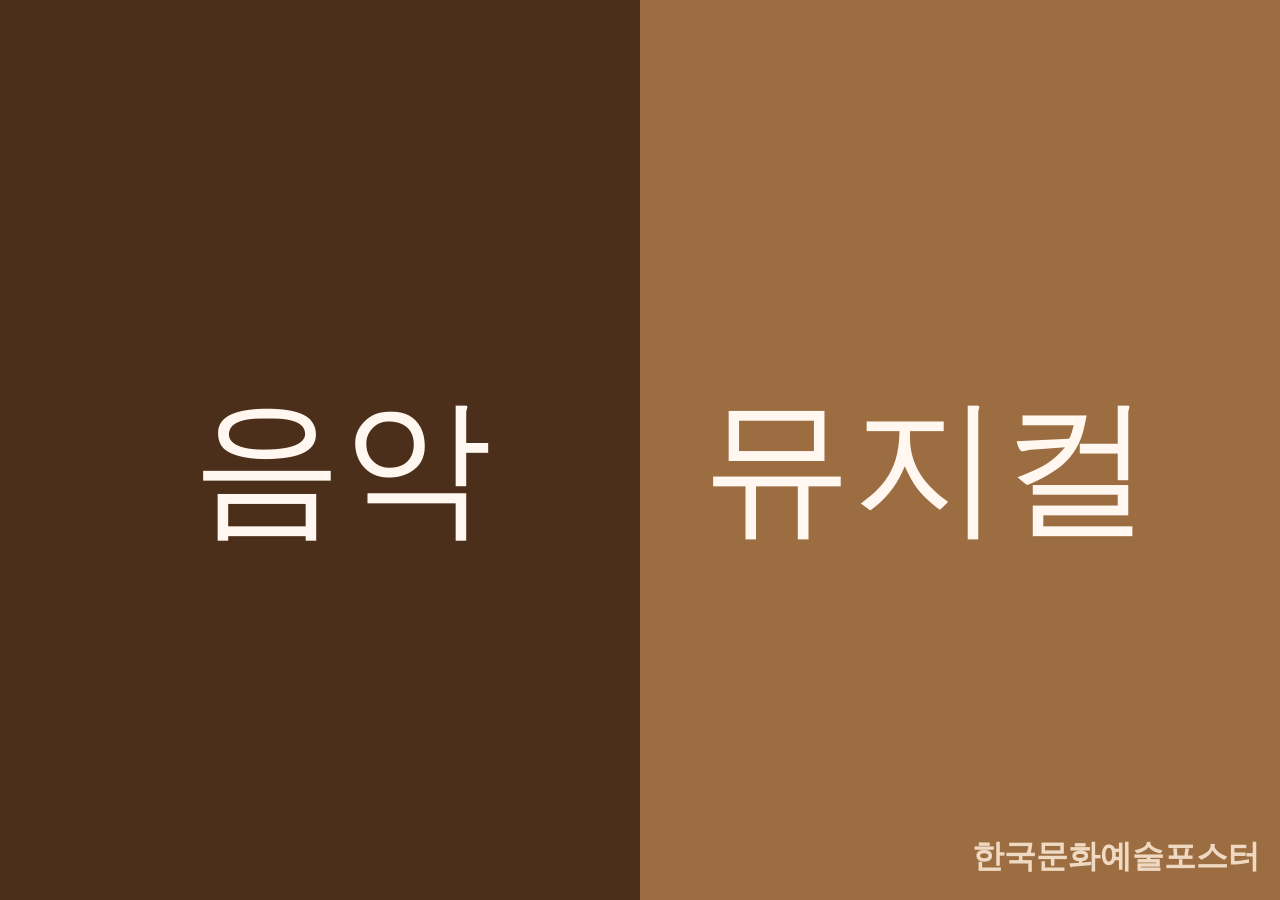
<file: index.html>
<!DOCTYPE html>
<html lang="ko"> 
<head>
	<meta charset="UTF-8">
	<meta name="viewport" content="width=device-width, initial-scale=1.0">
	<title>한국 문화 예술 포스터</title>
	<meta name="description" content="한국 문화 예술 포스터을 소개합니다.">
	<meta name="keywords" content="한국, 문화, 예술, 포스터">
	<!-- Google / Search Engine Tags -->
<meta itemprop="name" content="" />
<meta itemprop="description" content="" />
<meta itemprop="image" content="" />

<!-- Facebook Meta Tags -->
<meta property="og:url" content="" />
<meta property="og:type" content="website" />
<meta property="og:title" content="" />
<meta property="og:description" content="" />
<meta property="og:image" content="" />

<!-- Twitter Meta Tags -->
<meta name="twitter:card" content="summary_large_image" />
<meta name="twitter:title" content="" />
<meta name="twitter:description" content="" />
<meta name="twitter:image" content="" />
	<link rel="stylesheet" href="style.css">
</head>
<body>
	<h1>한국문화예술포스터</h1>
	<ul>
		<p class="music"><a href="음악/music.html">음악</a></p>
			<article class="box1"></article>
		<p class="musical"><a href="뮤지컬/musical.html">뮤지컬</a></p>
			<article class="box2"></article>

	</ul>
</body>
</html>
</file>
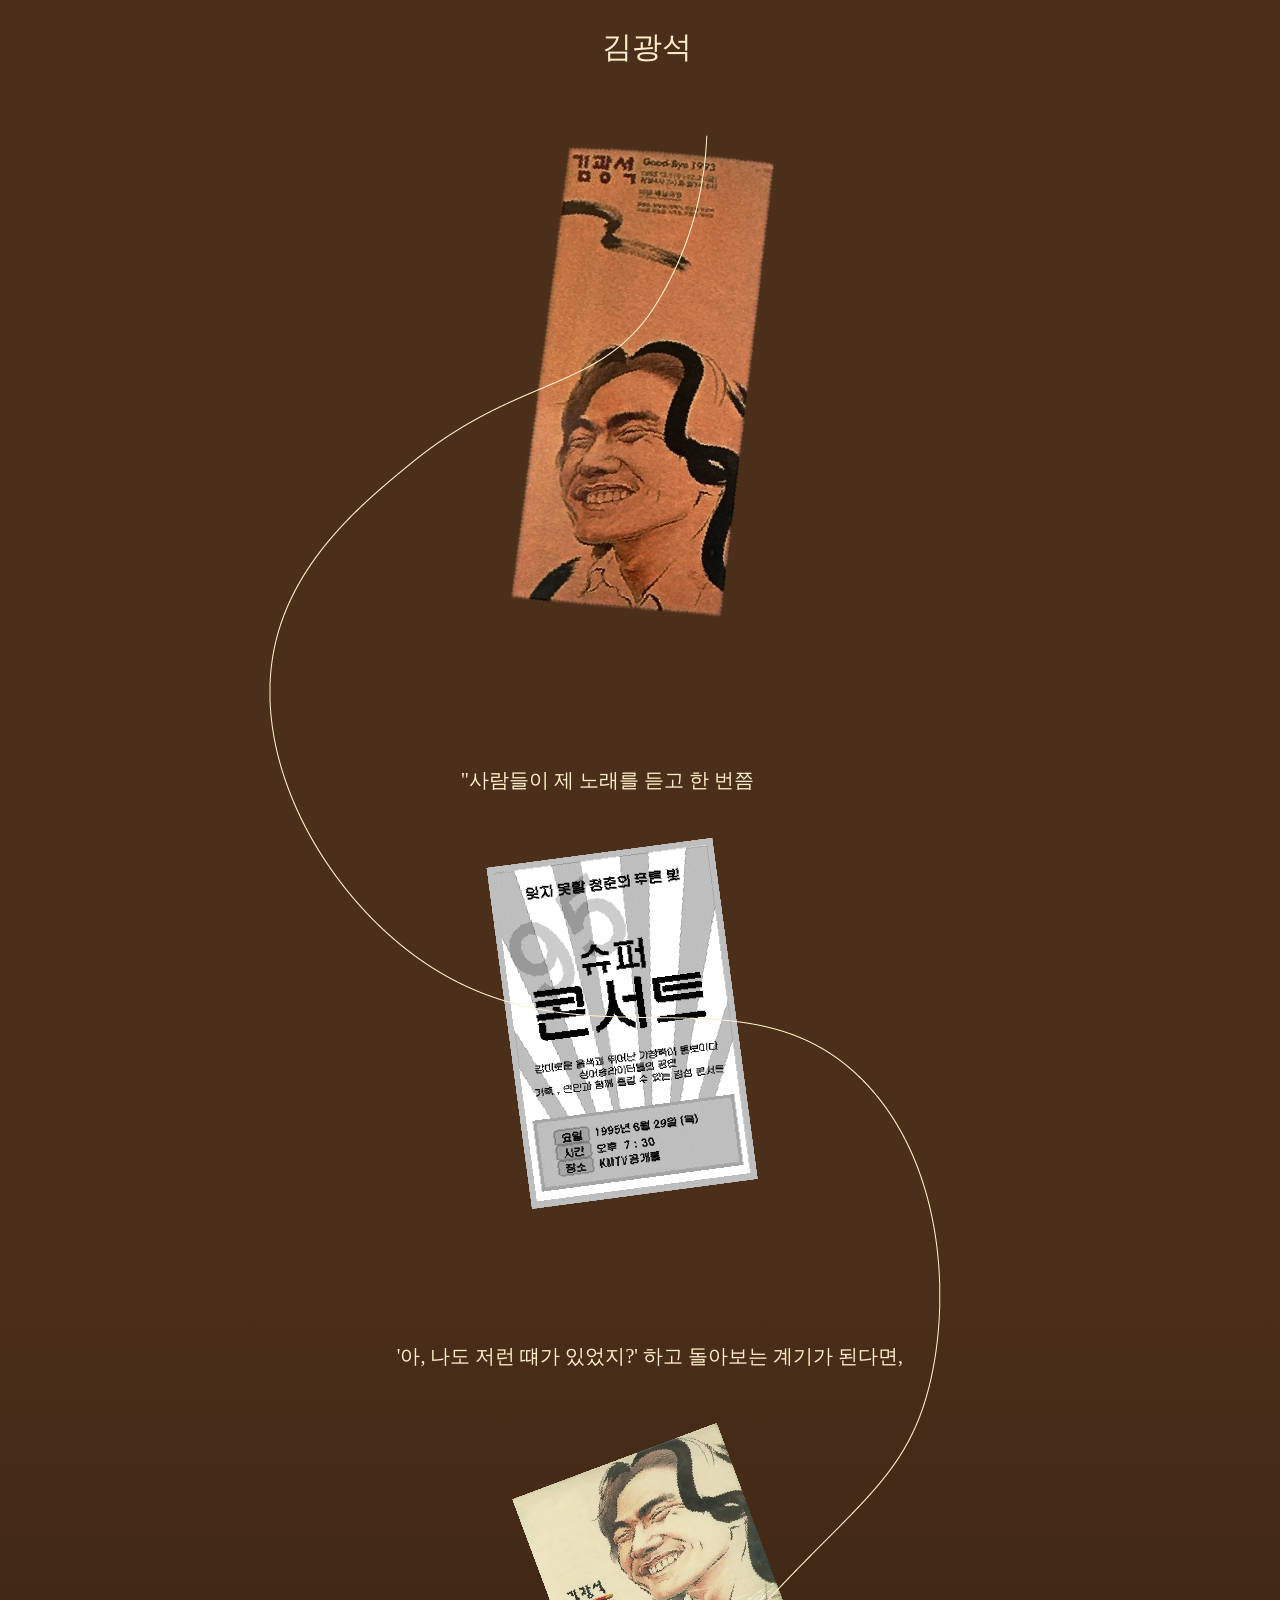
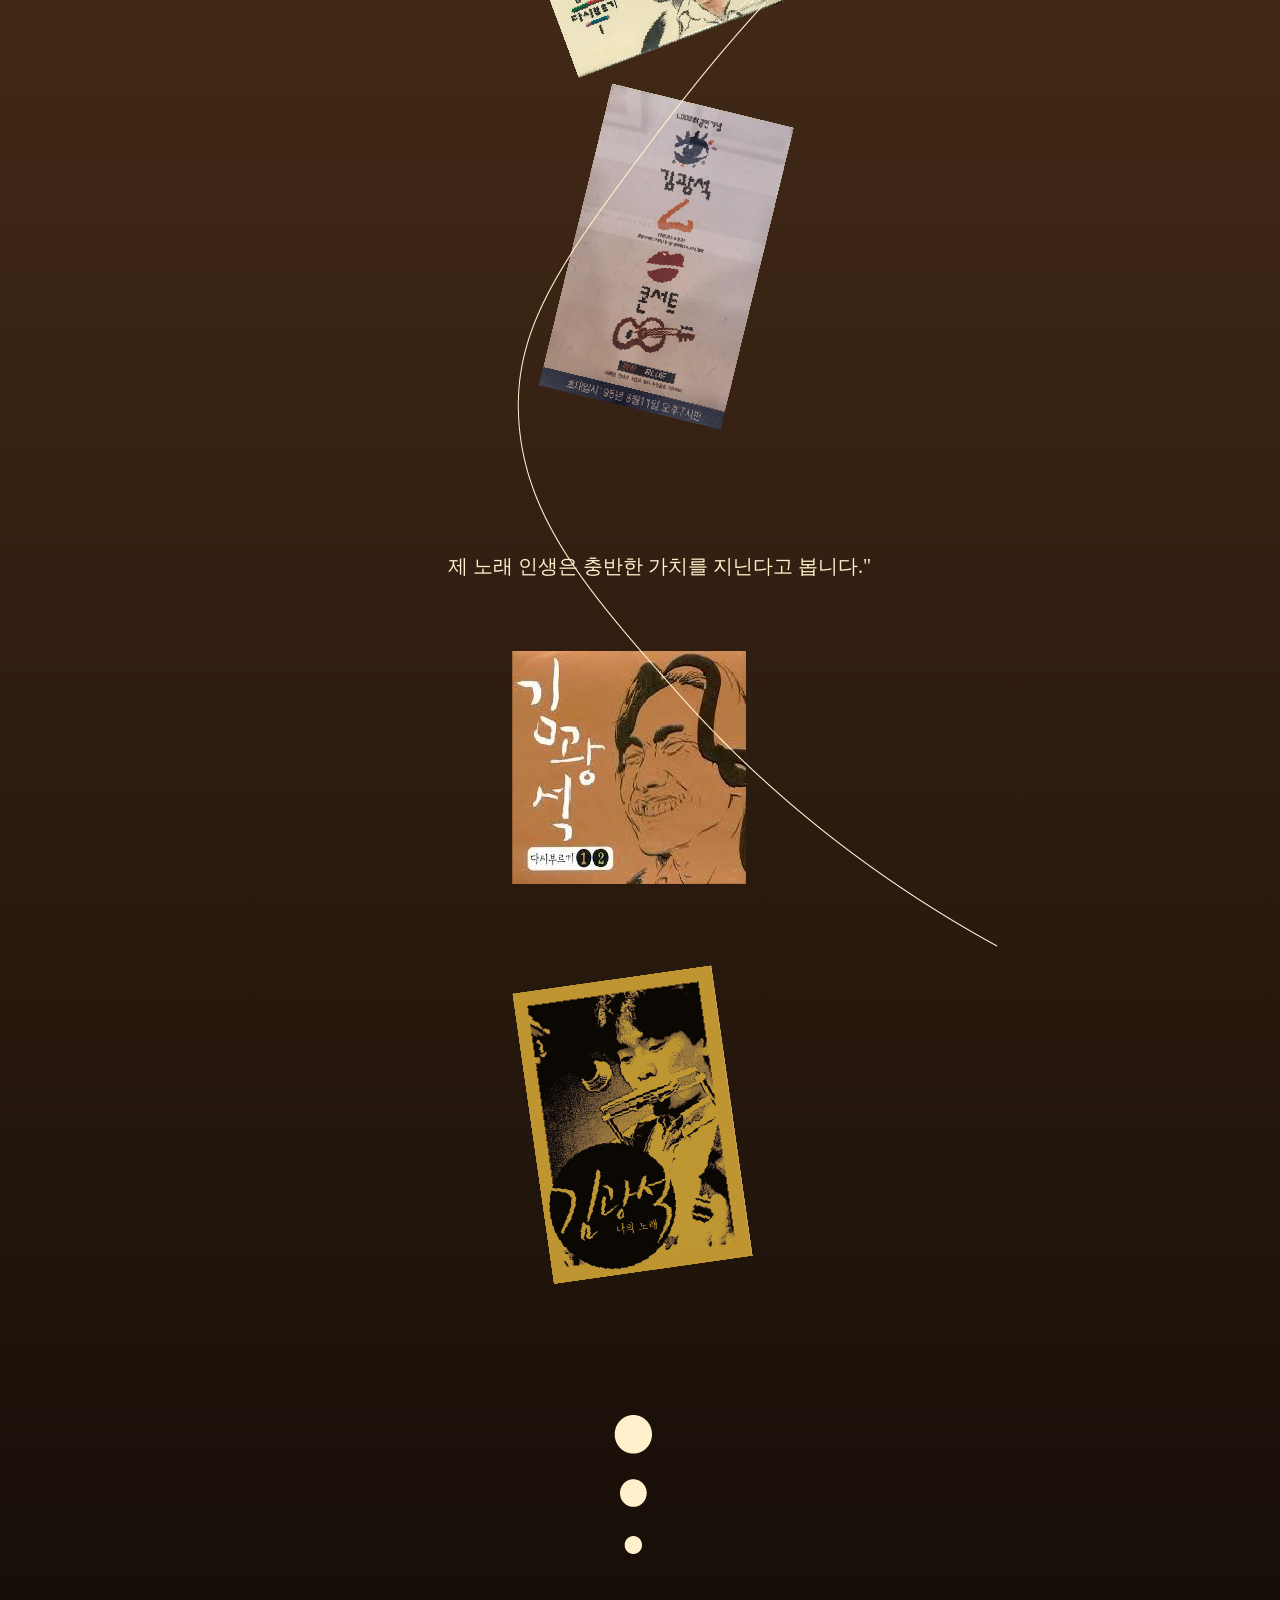
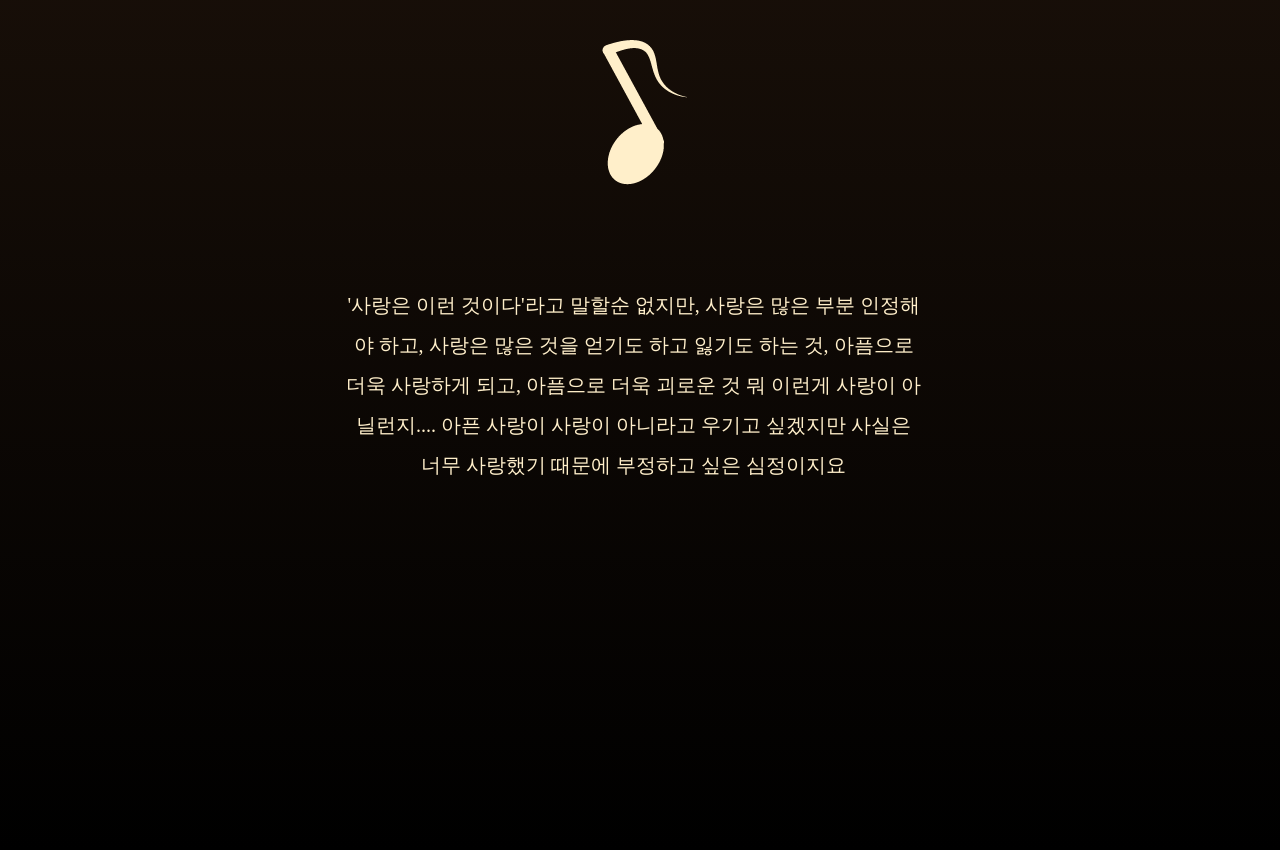
<file: 김광석/kim.html>
<!DOCTYPE html>
<html lang="ko"> 
<head>
	<meta charset="UTF-8">
	<meta name="viewport" content="width=device-width, initial-scale=1.0">
	<title>김광석</title>
	<meta name="description" content="김광석 포스터을 소개합니다.">
	<meta name="keywords" content="한국, 문화, 예술, 음악, 김광석, 포스터">
		<!-- Google / Search Engine Tags -->
<meta itemprop="name" content="" />
<meta itemprop="description" content="" />
<meta itemprop="image" content="" />

<!-- Facebook Meta Tags -->
<meta property="og:url" content="" />
<meta property="og:type" content="website" />
<meta property="og:title" content="" />
<meta property="og:description" content="" />
<meta property="og:image" content="" />

<!-- Twitter Meta Tags -->
<meta name="twitter:card" content="summary_large_image" />
<meta name="twitter:title" content="" />
<meta name="twitter:description" content="" />
<meta name="twitter:image" content="" />
	<link rel="stylesheet" href="style.css">
</head>
<body>
	<section>김광석</section>
		<img src="k1.png" class="k1">
		<img src="k2.png" class="k2">
		<img src="k3.png" class="k3">
		<img src="k4.png" class="k4">
		<img src="k5.png" class="k5">
		<img src="k6.png" class="k6">
		<img src="line.png" class="line">
		<img src="mu.png" class="mu">

<img src="three.png" class="three">
		<p class="text1">"사람들이 제 노래를 듣고 한 번쯤</p>
		<p class="text2">'아, 나도 저런 떄가 있었지?' 하고 돌아보는 계기가 된다면,</p>
		<p class="text3">제 노래 인생은 충반한 가치를 지닌다고 봅니다."</p>
		<p class="text4">'사랑은 이런 것이다'라고 말할순 없지만,
		 
		 사랑은 많은 부분 인정해야 하고,
		 사랑은 많은 것을 얻기도 하고 잃기도 하는 것,
		 아픔으로 더욱 사랑하게 되고, 아픔으로 더욱 괴로운 것
		 뭐 이런게 사랑이 아닐런지....

아픈 사랑이 사랑이 아니라고 우기고 싶겠지만
사실은 너무 사랑했기 때문에 부정하고 싶은 심정이지요</p>
</body> 
</html>
</file>
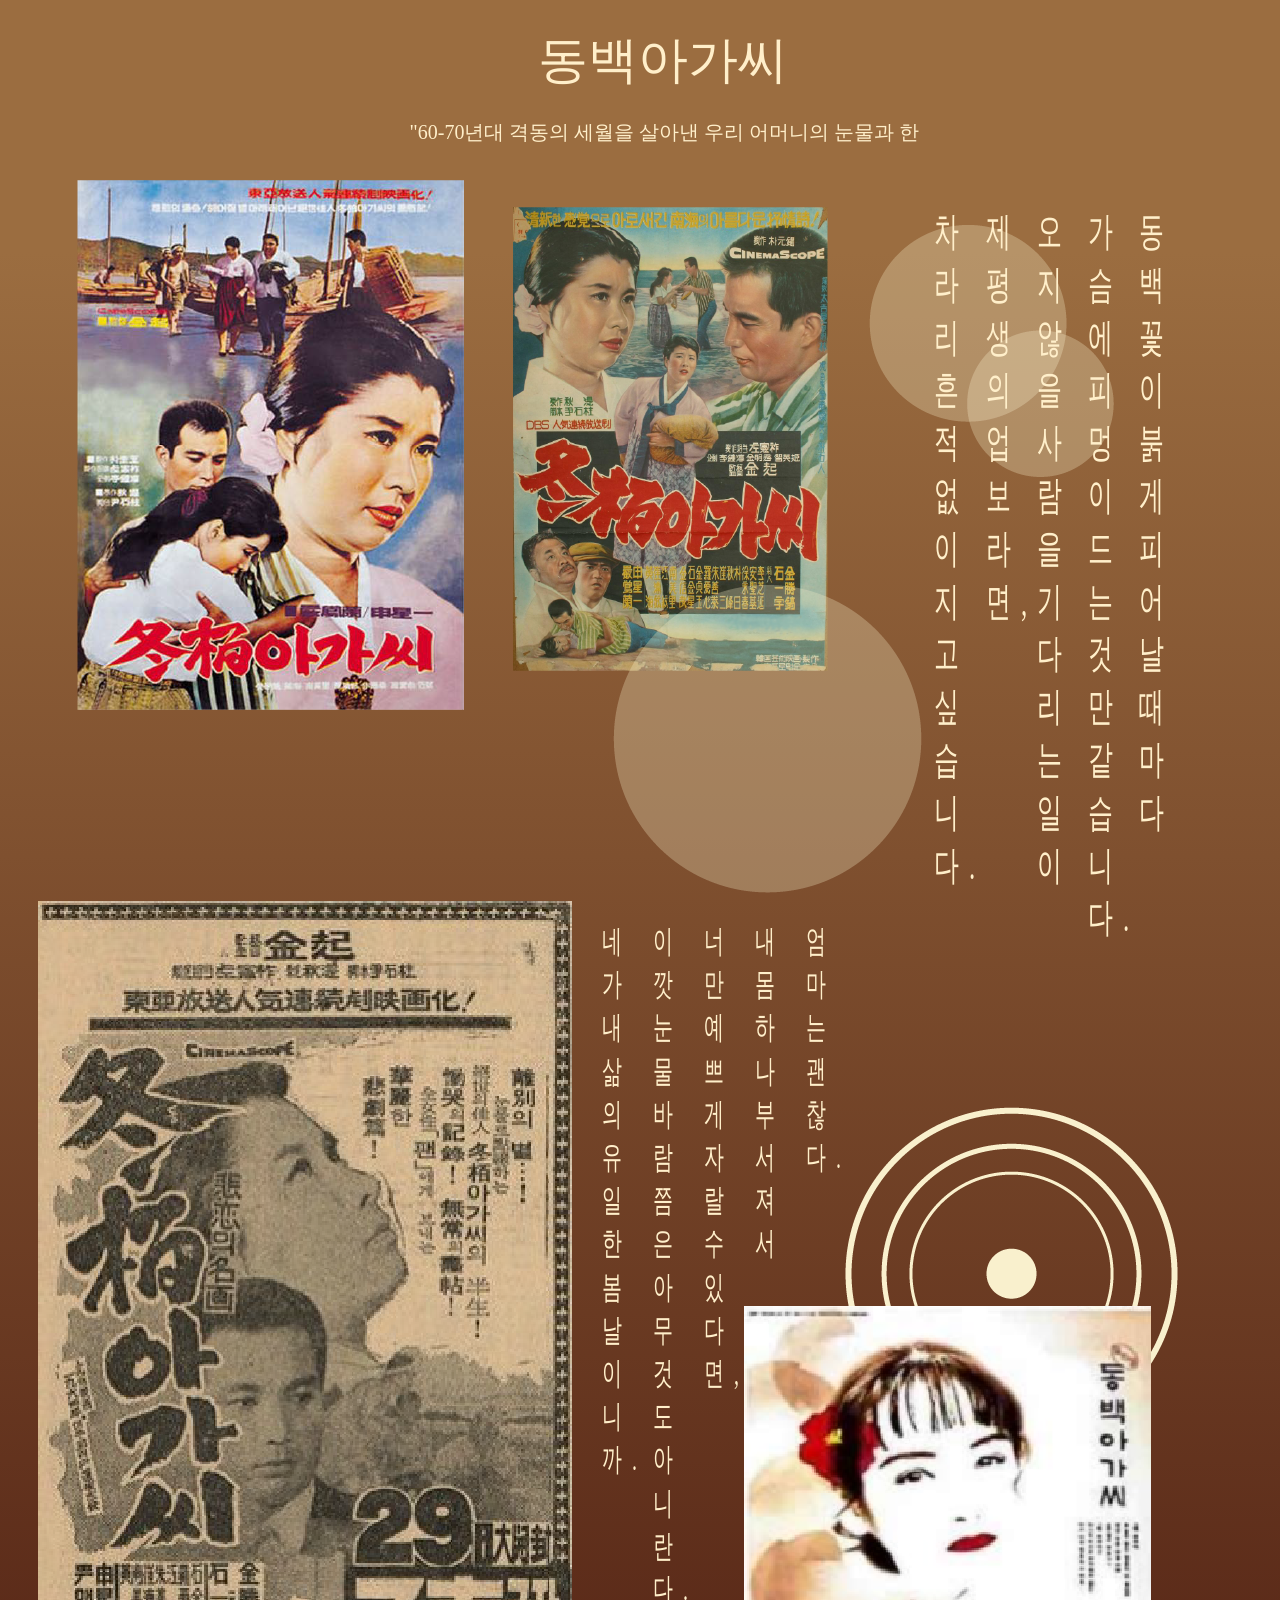
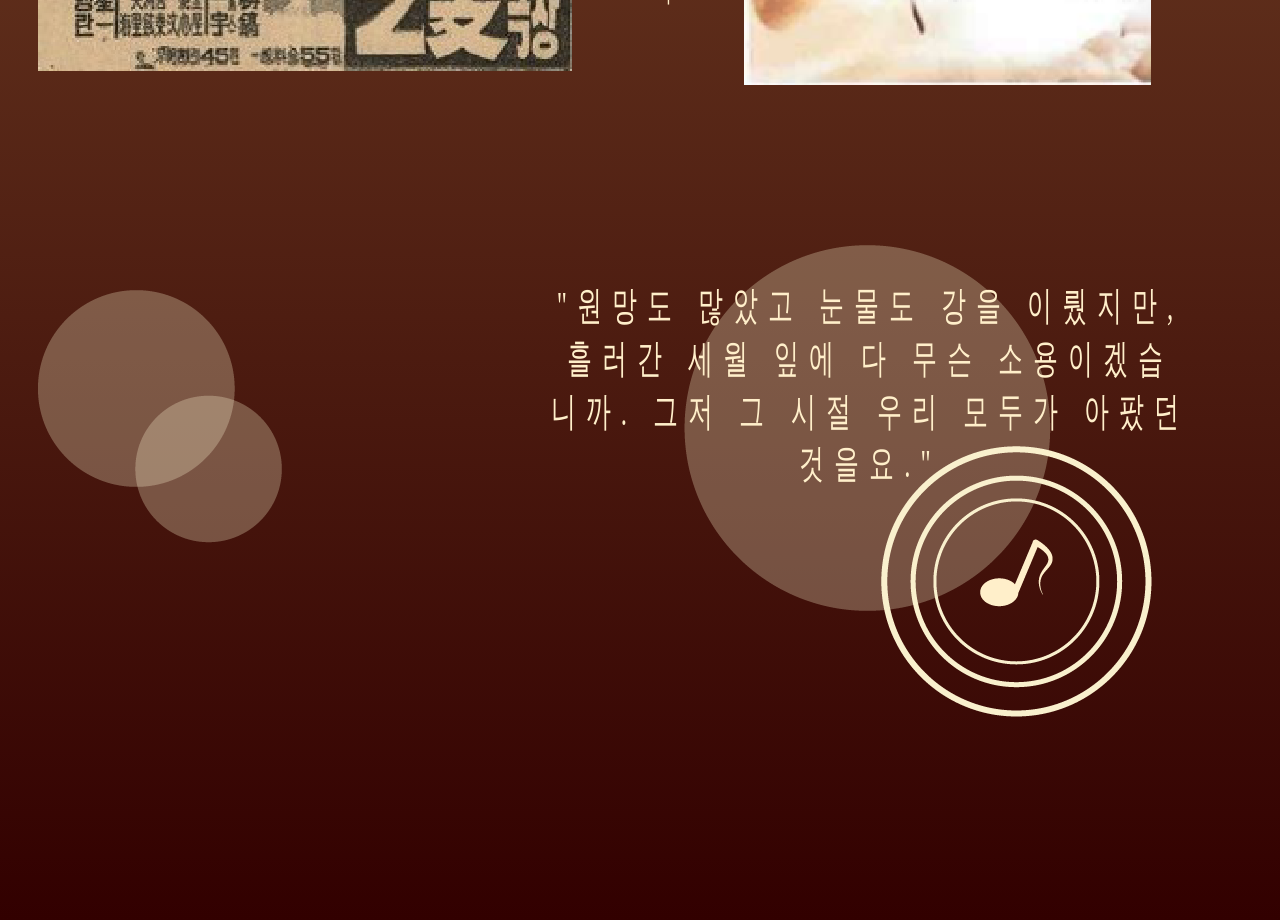
<file: 동백아가씨/dong.html>
<!DOCTYPE html>
<html lang="ko"> 
<head>
     <meta charset="UTF-8">
     <meta name="viewport" content="width=device-width, initial-scale=1.0">
     <title>동백아가씨</title>
     <meta name="description" content="동백아가씨 포스터을 소개합니다.">
     <meta name="keywords" content="한국, 문화, 예술, 뮤지컬, 동백아가씨, 포스터">
          <!-- Google / Search Engine Tags -->
<meta itemprop="name" content="" />
<meta itemprop="description" content="" />
<meta itemprop="image" content="" />

<!-- Facebook Meta Tags -->
<meta property="og:url" content="" />
<meta property="og:type" content="website" />
<meta property="og:title" content="" />
<meta property="og:description" content="" />
<meta property="og:image" content="" />

<!-- Twitter Meta Tags -->
<meta name="twitter:card" content="summary_large_image" />
<meta name="twitter:title" content="" />
<meta name="twitter:description" content="" />
<meta name="twitter:image" content="" />
     <link rel="stylesheet" href="style.css">
</head>
<body>
     <section>동백아가씨</section>
          <img src="dong1.png" class="dong1">
          <img src="dong2.png" class="dong2">
          <img src="dong3.png" class="dong3">
          <img src="dong4.png" class="dong4">

          <img src="ef1.png" class="ef1">
          <img src="ef2.png" class="ef2">
          <img src="ef3.png" class="ef3">
          <img src="ef4.png" class="ef4">
          <img src="ef5.png" class="ef5">



          <p class="text0">"60-70년대 격동의 세월을 살아낸 우리 어머니의 눈물과 한</p>
          <p class="text1">동백꽃이 붉게 피어날 때마다</p>
          <p class="text2">가슴에 피멍이 드는 것만 같습니다.</p>
          <p class="text3">오지 않을 사람을 기다리는 일이</p>
          <p class="text4">제 평생의 업보라면, </p>
          <p class="text5">차라리 흔적 없이 지고 싶습니다.</p>

          <p class="text6">엄마는 괜찮다.  </p>
          <p class="text7">내 몸 하나 부서져서  </p>
          <p class="text8">너만 예쁘게 자랄 수 있다면, </p>
          <p class="text9">이깟 눈물 바람쯤은 아무것도 아니란다.  </p>
          <p class="text10">네가 내 삶의 유일한 봄날이니까.  </p>

          <p class="text11">"원망도 많았고 눈물도 강을 이뤘지만, 흘러간 세월 잎에 다 무슨 소용이겠습니까. 그저 그 시절 우리 모두가 아팠던 것을요." </p>

</body> 
</html>
</file>
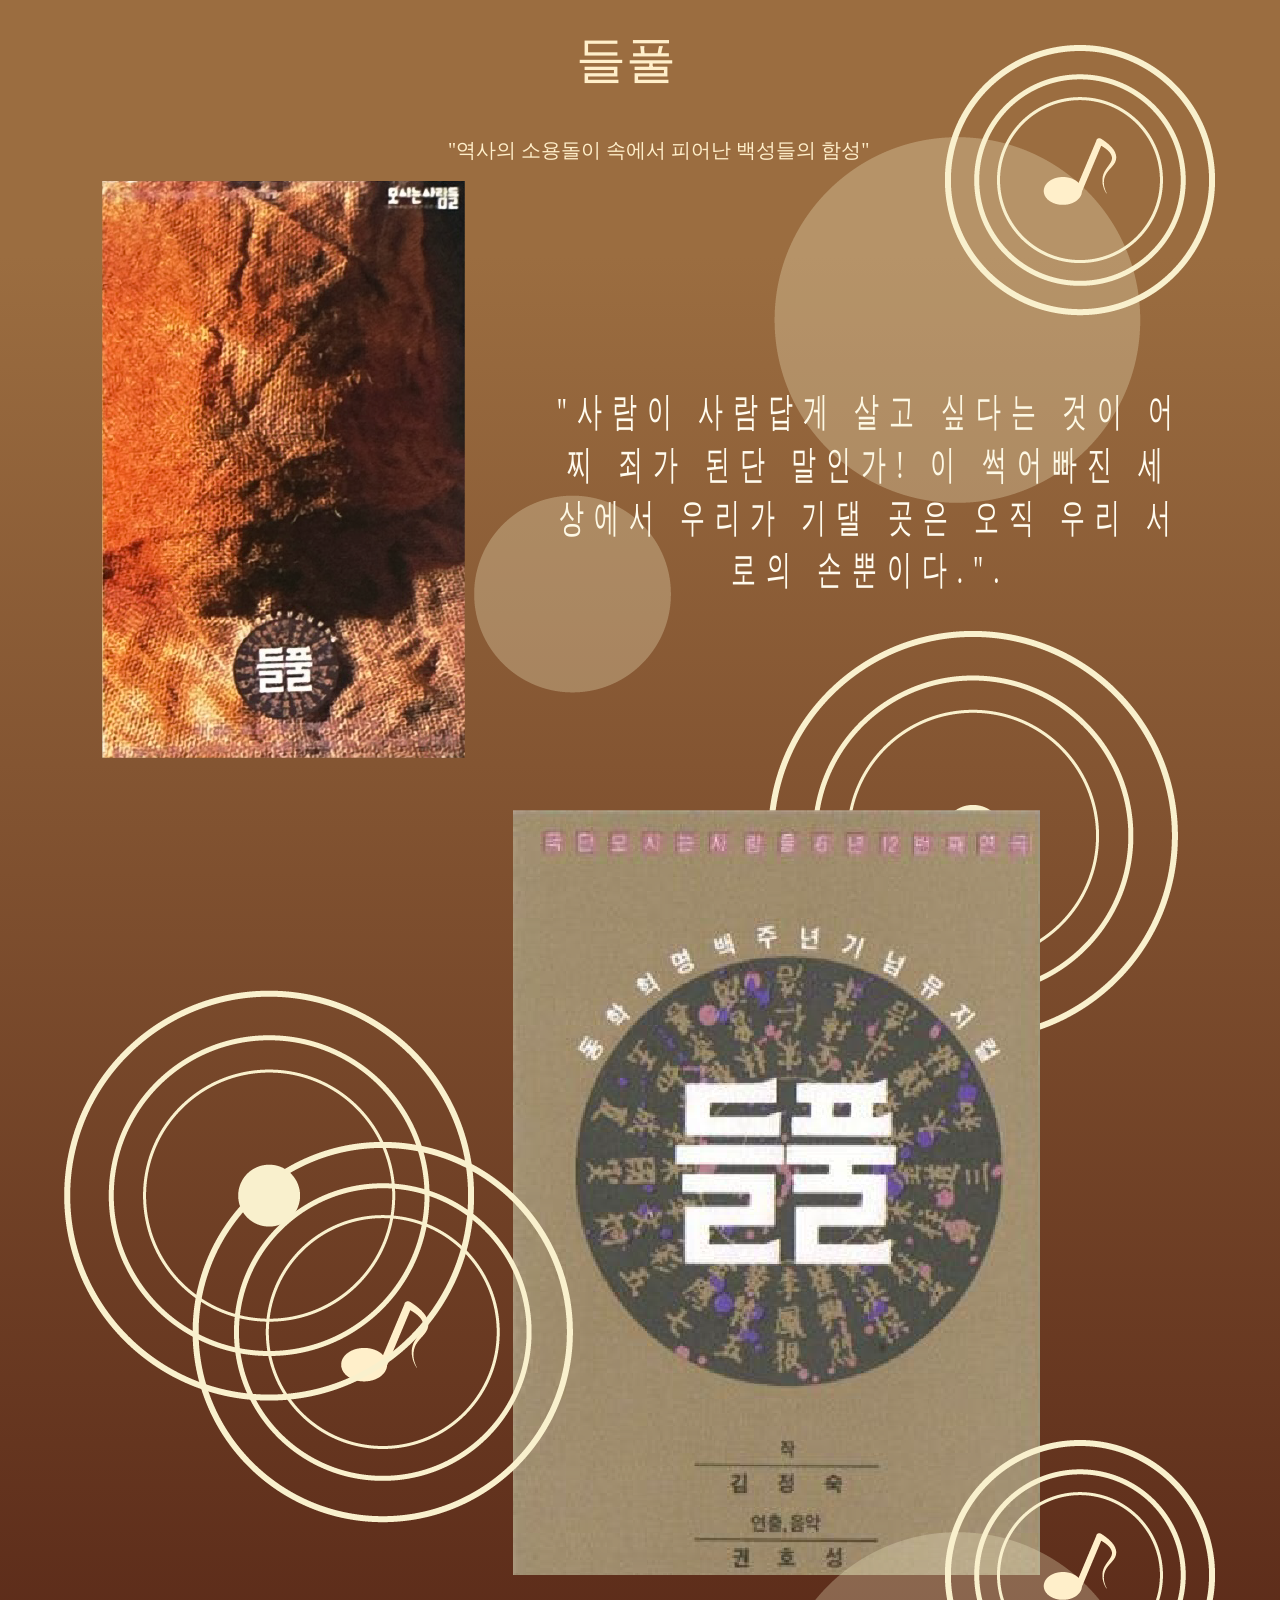
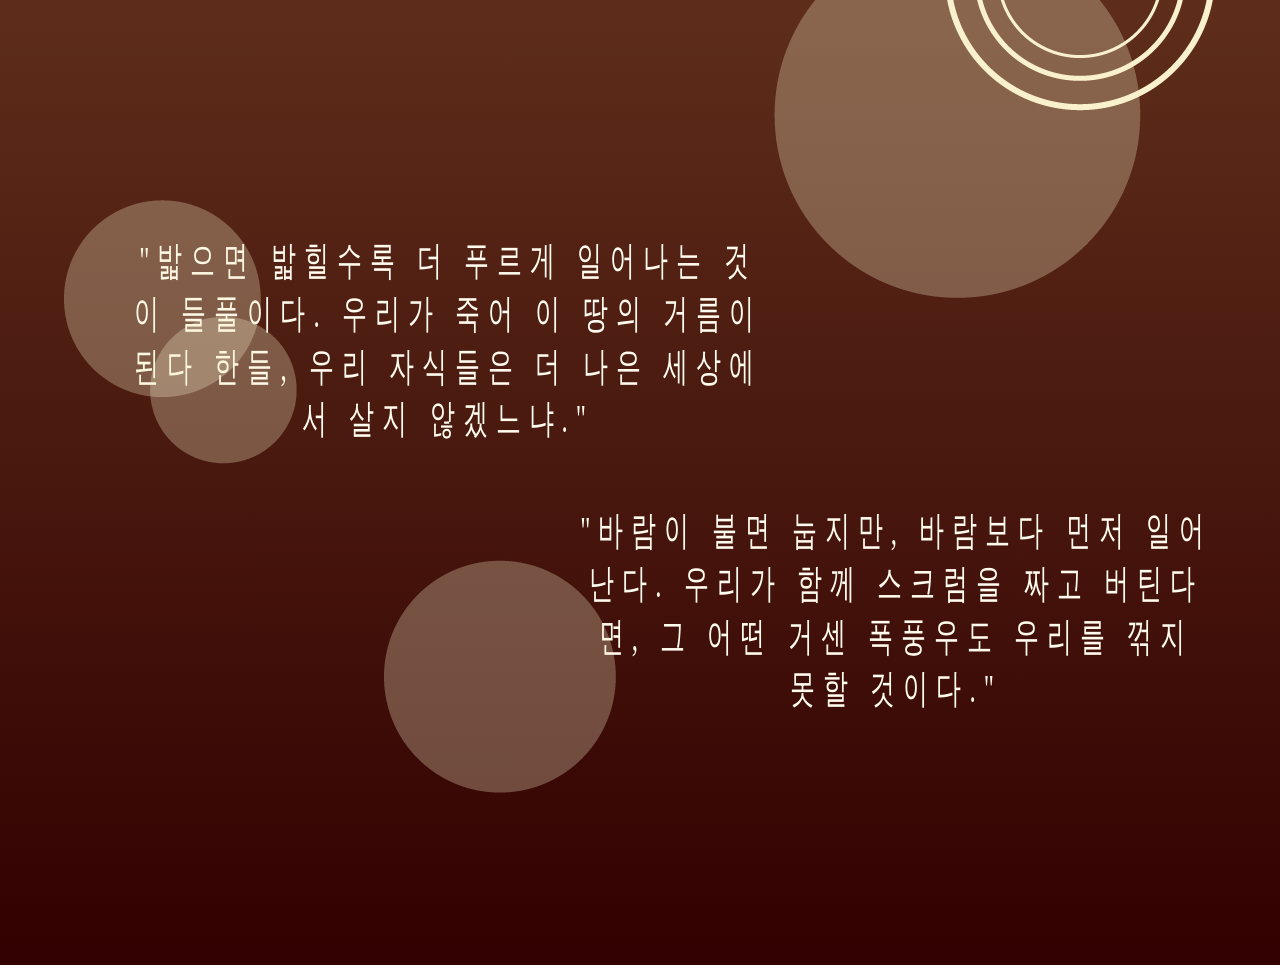
<file: 들풀/pul.html>
<!DOCTYPE html>
<html lang="ko"> 
<head>
     <meta charset="UTF-8">
     <meta name="viewport" content="width=device-width, initial-scale=1.0">
     <title>들풀</title>
     <meta name="description" content="들풀 포스터을 소개합니다.">
     <meta name="keywords" content="한국, 문화, 예술, 뮤지컬, 들풀, 포스터">
          <!-- Google / Search Engine Tags -->
<meta itemprop="name" content="" />
<meta itemprop="description" content="" />
<meta itemprop="image" content="" />

<!-- Facebook Meta Tags -->
<meta property="og:url" content="" />
<meta property="og:type" content="website" />
<meta property="og:title" content="" />
<meta property="og:description" content="" />
<meta property="og:image" content="" />

<!-- Twitter Meta Tags -->
<meta name="twitter:card" content="summary_large_image" />
<meta name="twitter:title" content="" />
<meta name="twitter:description" content="" />
<meta name="twitter:image" content="" />
     <link rel="stylesheet" href="style.css">
</head>
<body>
     <section>들풀</section>
          <img src="pul1.png" class="pul1">
          <img src="pul2.png" class="pul2">
          <img src="ef1.png" class="ef1">
          <img src="ef2.png" class="ef2">
          <img src="ef3.png" class="ef3">
          <img src="ef4.png" class="ef4">
          <img src="ef5.png" class="ef5">
          <img src="ef6.png" class="ef6">
          <img src="ef7.png" class="ef7">




          <p class="text1">"역사의 소용돌이 속에서 피어난 백성들의 함성"</p>

          <p class="text2">"사람이 사람답게 살고 싶다는 것이 어찌 죄가 된단 말인가! 이 썩어빠진 세상에서 우리가 기댈 곳은 오직 우리 서로의 손뿐이다.".</p>

          <p class="text3">"밟으면 밟힐수록 더 푸르게 일어나는 것이 들풀이다. 우리가 죽어 이 땅의 거름이 된다 한들, 우리 자식들은 더 나은 세상에서 살지 않겠느냐."</p>

          <p class="text4">"바람이 불면 눕지만, 바람보다 먼저 일어난다. 우리가 함께 스크럼을 짜고 버틴다면, 그 어떤 거센 폭풍우도 우리를 꺾지 못할 것이다."</p>


</body> 
</html>
</file>
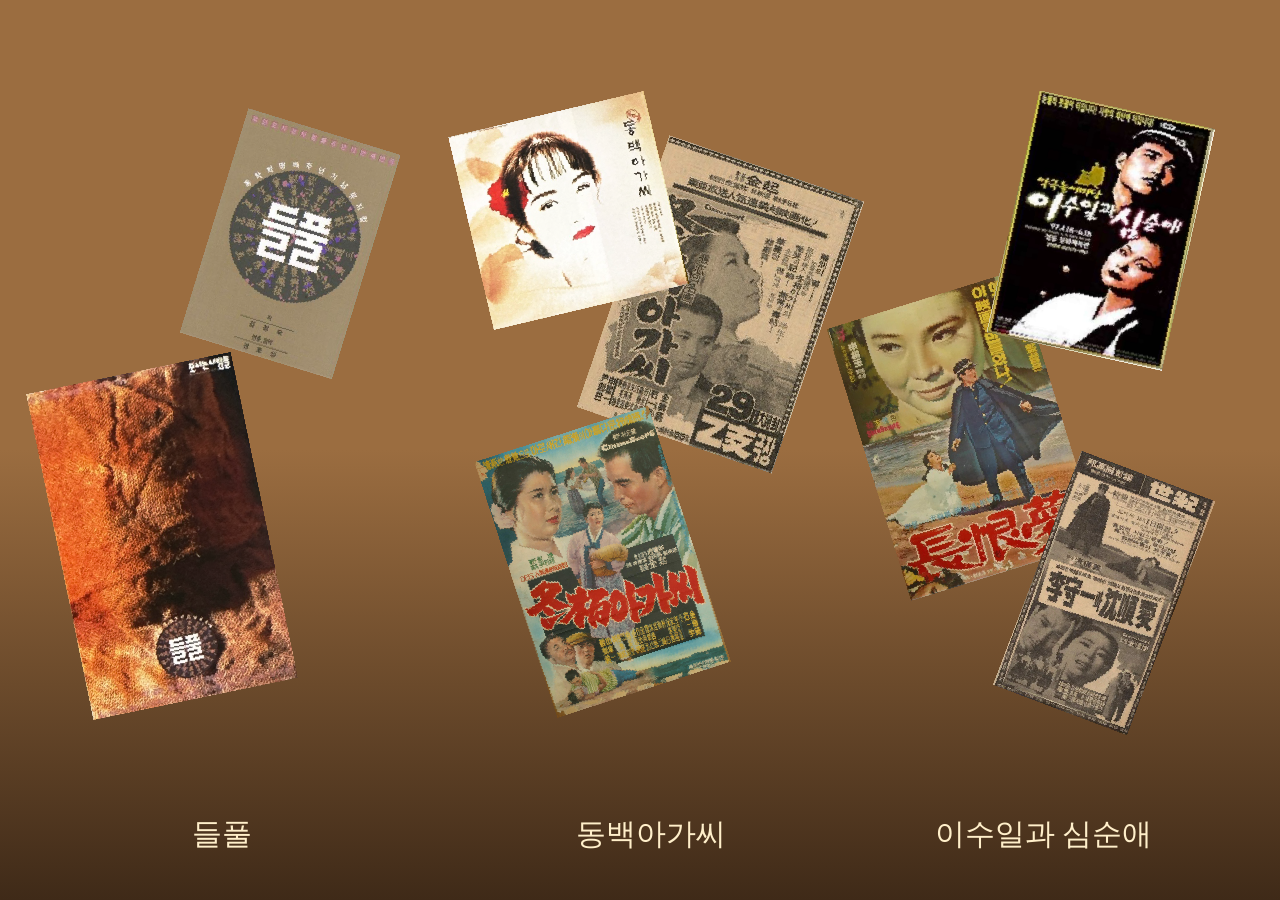
<file: 뮤지컬/musical.html>
<!DOCTYPE html>
<html lang="ko"> 
<head>
	<meta charset="UTF-8">
	<meta name="viewport" content="width=device-width, initial-scale=1.0">
	<title>뮤지컬</title>
	<meta name="description" content="뮤지컬 포스터를 소개합니다.">
	<meta name="keywords" content="한국, 문화, 예술, 뮤지컬, 포스터">
		<!-- Google / Search Engine Tags -->
<meta itemprop="name" content="" />
<meta itemprop="description" content="" />
<meta itemprop="image" content="" />

<!-- Facebook Meta Tags -->
<meta property="og:url" content="" />
<meta property="og:type" content="website" />
<meta property="og:title" content="" />
<meta property="og:description" content="" />
<meta property="og:image" content="" />

<!-- Twitter Meta Tags -->
<meta name="twitter:card" content="summary_large_image" />
<meta name="twitter:title" content="" />
<meta name="twitter:description" content="" />
<meta name="twitter:image" content="" />
	<link rel="stylesheet" href="style.css">
</head>
<body>
		<section1><a href="../들풀/pul.html">들풀</a></section1>
			<img src="pul.png" class="pul">
			<img src="pul1.png" class="pul1">

		<section2><a href="../동백아가씨/dong.html">동백아가씨</a></section2>
			<img src="dong.png" class="dong">
			<img src="dong1.png" class="dong1">
			<img src="dong2.png" class="dong2">

		<section3><a href="../이수일과 심순애/sim.html">이수일과 심순애</a></section3>
			<img src="sim.png" class="sim">
			<img src="sim1.png" class="sim1">
			<img src="sim2.png" class="sim2">
</body>
</html>
</file>
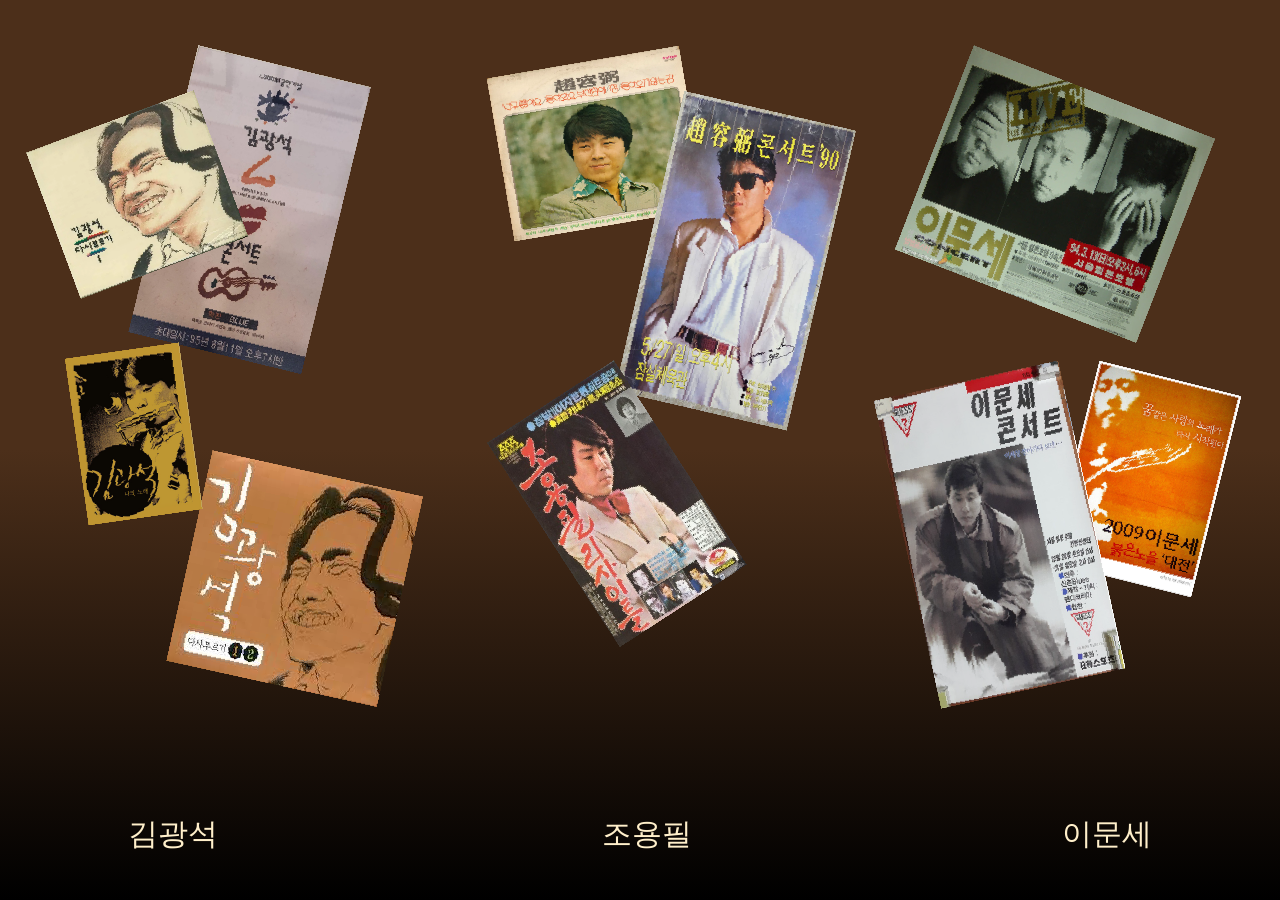
<file: 음악/music.html>
<!DOCTYPE html>
<html lang="ko"> 
<head>
	<meta charset="UTF-8">
	<meta name="viewport" content="width=device-width, initial-scale=1.0">
	<title>음악</title>
	<meta name="description" content="음악 포스터을 소개합니다.">
	<meta name="keywords" content="한국, 문화, 예술, 음악, 포스터">
		<!-- Google / Search Engine Tags -->
<meta itemprop="name" content="" />
<meta itemprop="description" content="" />
<meta itemprop="image" content="" />

<!-- Facebook Meta Tags -->
<meta property="og:url" content="" />
<meta property="og:type" content="website" />
<meta property="og:title" content="" />
<meta property="og:description" content="" />
<meta property="og:image" content="" />

<!-- Twitter Meta Tags -->
<meta name="twitter:card" content="summary_large_image" />
<meta name="twitter:title" content="" />
<meta name="twitter:description" content="" />
<meta name="twitter:image" content="" />
	<link rel="stylesheet" href="style.css">
</head>
<body>
	<section1><a href="../김광석/kim.html">김광석</a></section1>
		<img src="kim.png" class="kim">
		<img src="kim2.png" class="kim2">
		<img src="kim3.png" class="kim3">
		<img src="kim4.png" class="kim4">
	<section2><a href="../조용필/jo.html">조용필</a></section2>
		<img src="jo.png" class="jo">
		<img src="jo1.png" class="jo1">
		<img src="jo2.png" class="jo2">
	<section3><a href="../이문세/lee.html">이문세</a></section3>
		<img src="lee.png" class="lee">
		<img src="lee1.png" class="lee1">
		<img src="lee2.png" class="lee2">
</body>
</html>
</file>
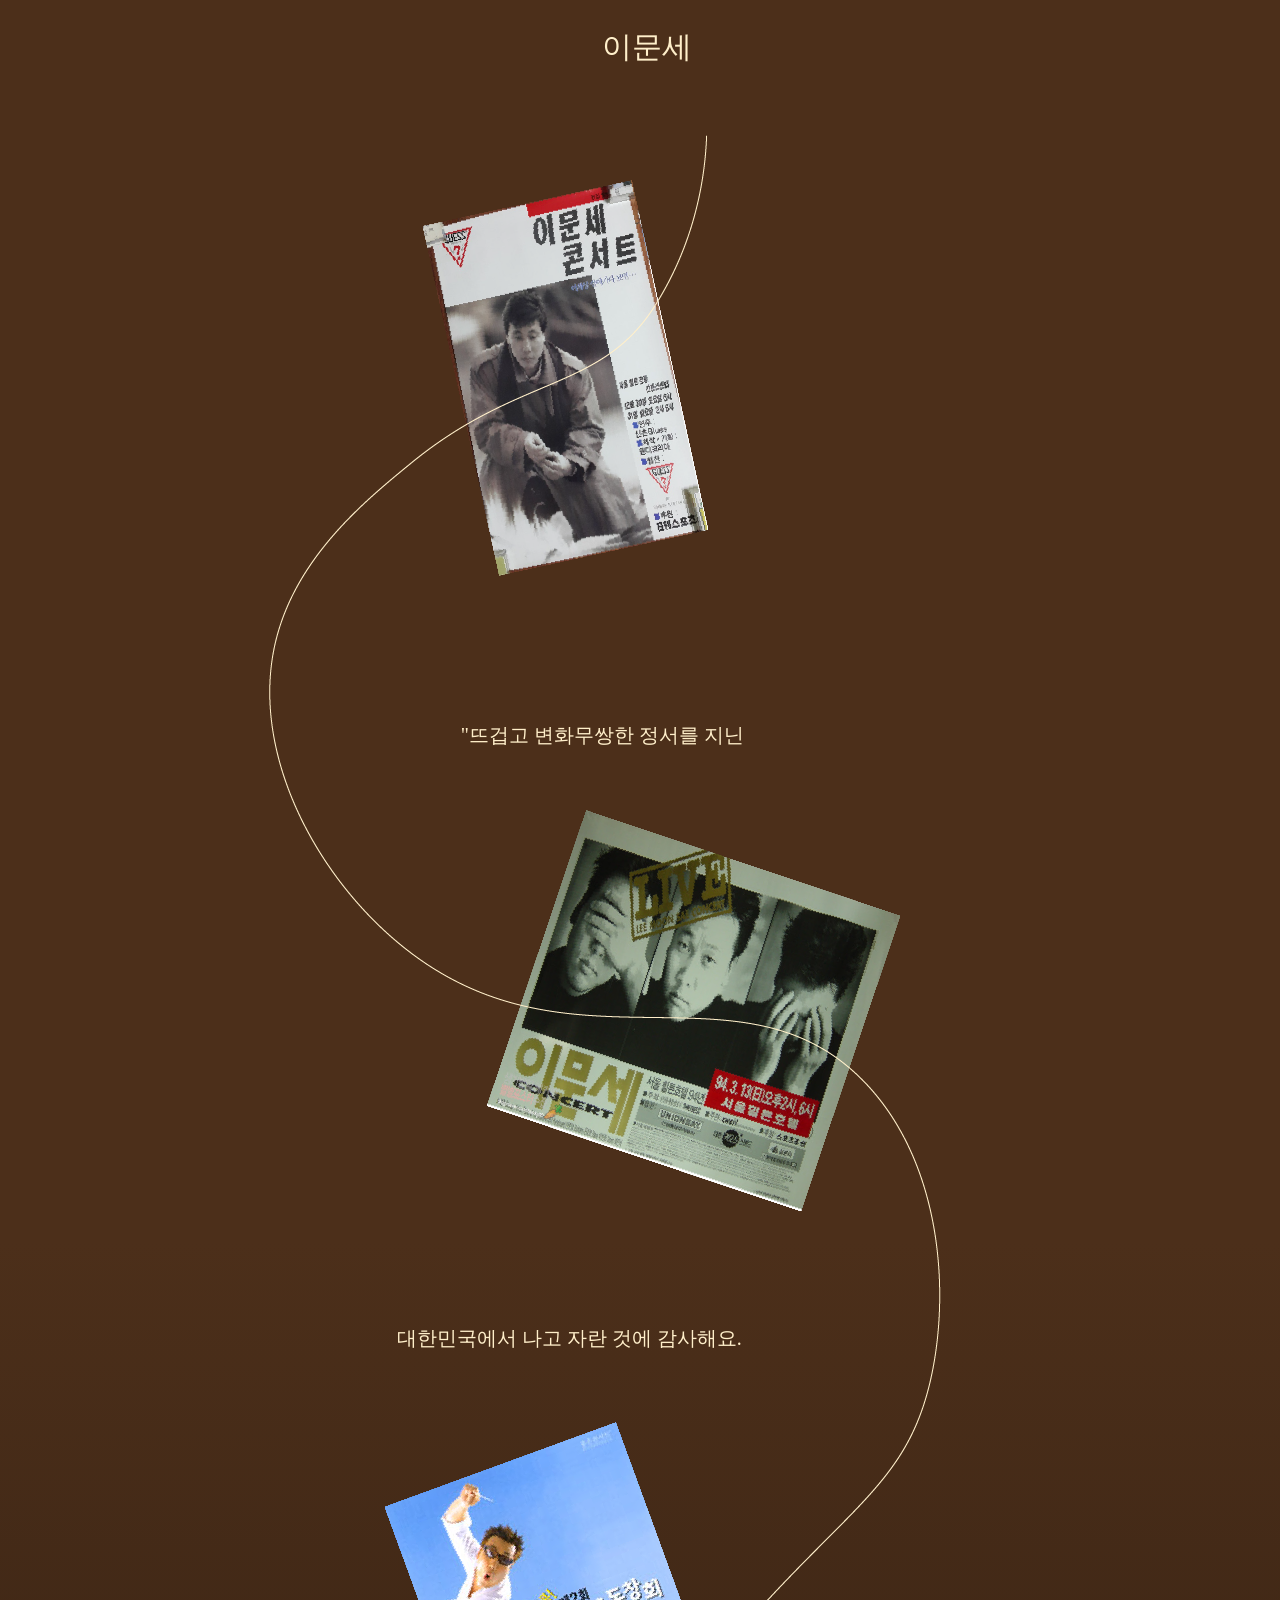
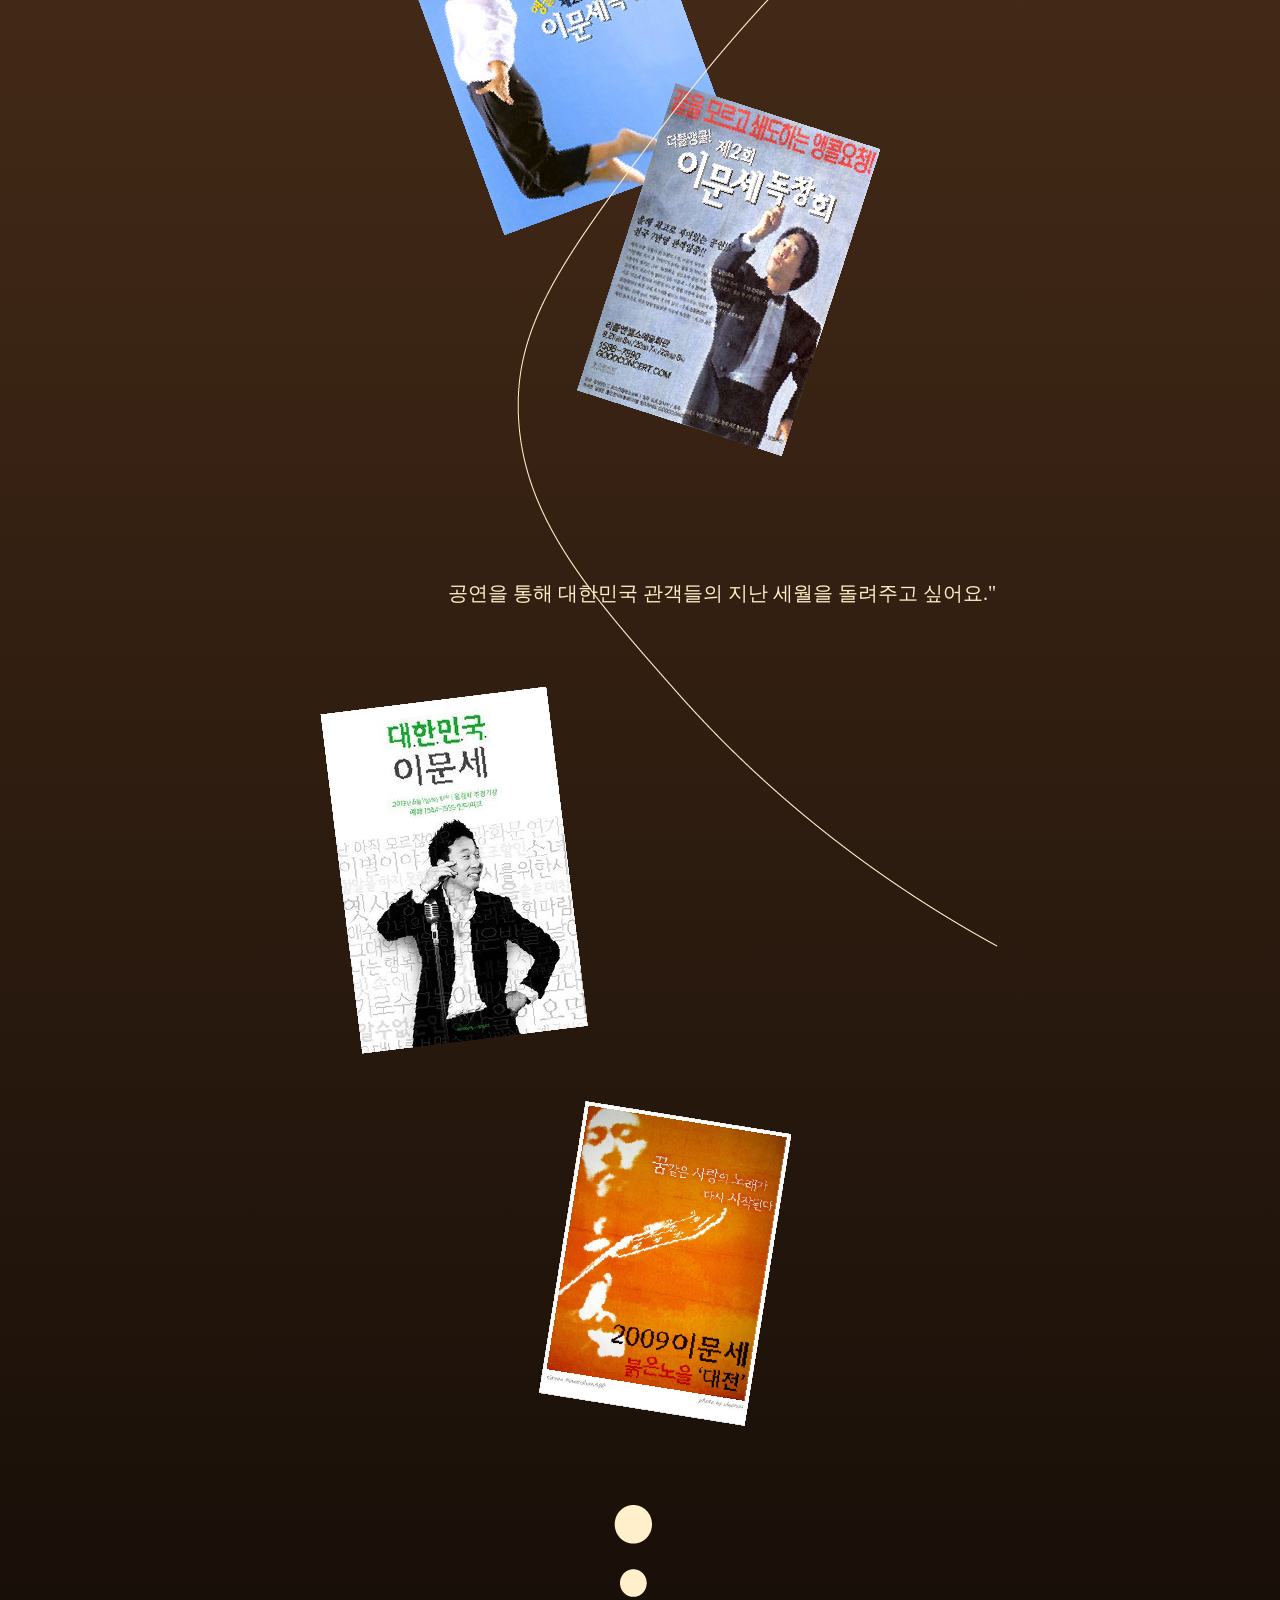
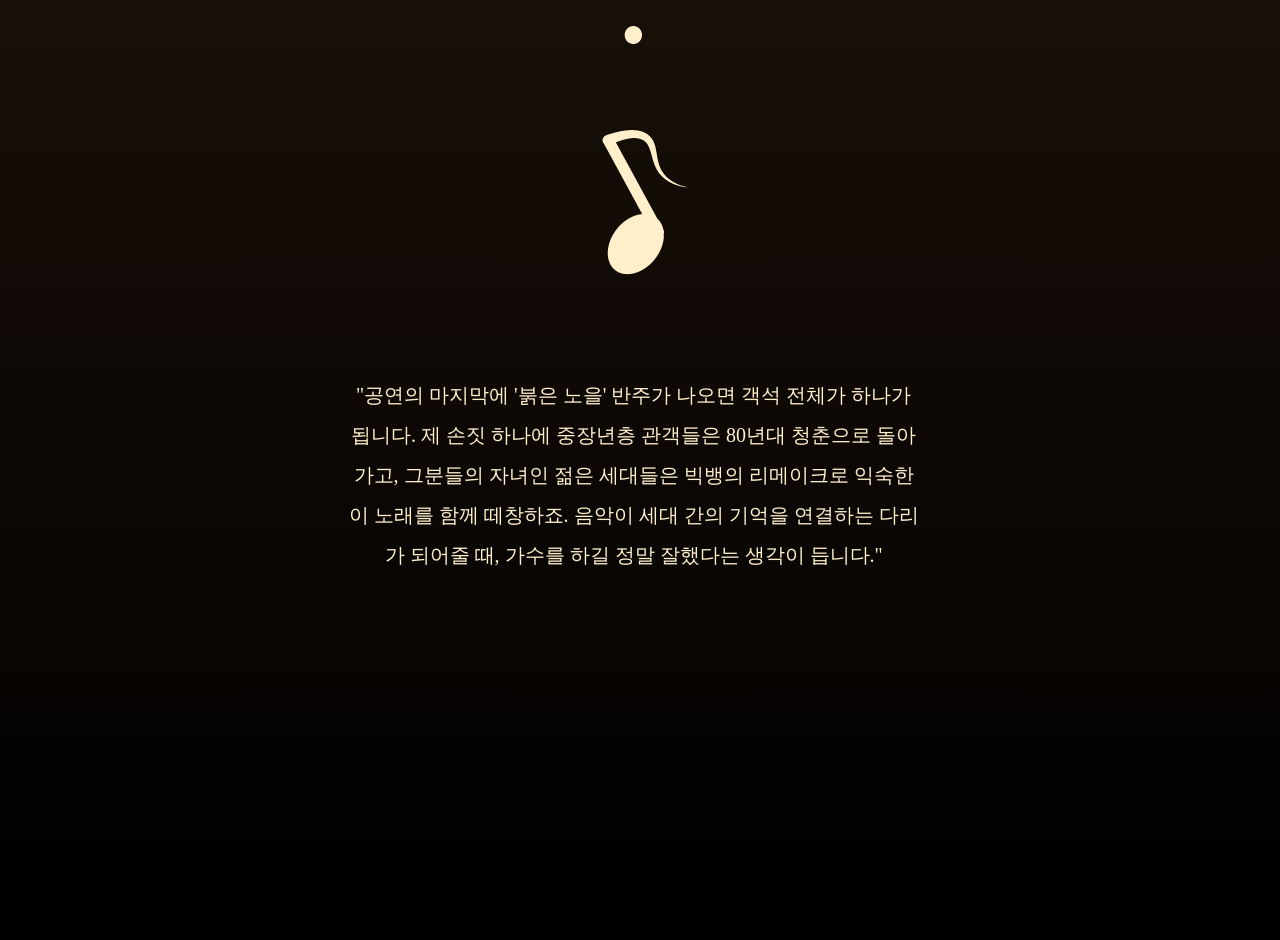
<file: 이문세/lee.html>
<!DOCTYPE html>
<html lang="ko"> 
<head>
     <meta charset="UTF-8">
     <meta name="viewport" content="width=device-width, initial-scale=1.0">
     <title>이문세</title>
     <meta name="description" content="이문세 포스터을 소개합니다.">
     <meta name="keywords" content="한국, 문화, 예술, 음악, 이문세, 포스터">
          <!-- Google / Search Engine Tags -->
<meta itemprop="name" content="" />
<meta itemprop="description" content="" />
<meta itemprop="image" content="" />

<!-- Facebook Meta Tags -->
<meta property="og:url" content="" />
<meta property="og:type" content="website" />
<meta property="og:title" content="" />
<meta property="og:description" content="" />
<meta property="og:image" content="" />

<!-- Twitter Meta Tags -->
<meta name="twitter:card" content="summary_large_image" />
<meta name="twitter:title" content="" />
<meta name="twitter:description" content="" />
<meta name="twitter:image" content="" />
     <link rel="stylesheet" href="style.css">
</head>
<body>
     <section>이문세</section>
          <img src="lee1.png" class="lee1">
          <img src="lee2.png" class="lee2">
          <img src="lee3.png" class="lee3">
          <img src="lee4.png" class="lee4">
          <img src="lee5.png" class="lee5">
          <img src="lee6.png" class="lee6">
          <img src="line.png" class="line">
          <img src="mu.png" class="mu">

<img src="three.png" class="three">
          <p class="text1">"뜨겁고 변화무쌍한 정서를 지닌</p>
          <p class="text2">대한민국에서 나고 자란 것에 감사해요.</p>
          <p class="text3">공연을 통해 대한민국 관객들의 지난 세월을 돌려주고 싶어요."</p>
          <p class="text4">"공연의 마지막에 '붉은 노을' 반주가 나오면 객석 전체가 하나가 됩니다. 제 손짓 하나에 중장년층 관객들은 80년대 청춘으로 돌아가고, 그분들의 자녀인 젊은 세대들은 빅뱅의 리메이크로 익숙한 이 노래를 함께 떼창하죠. 음악이 세대 간의 기억을 연결하는 다리가 되어줄 때, 가수를 하길 정말 잘했다는 생각이 듭니다."</p>
</body> 
</html>
</file>
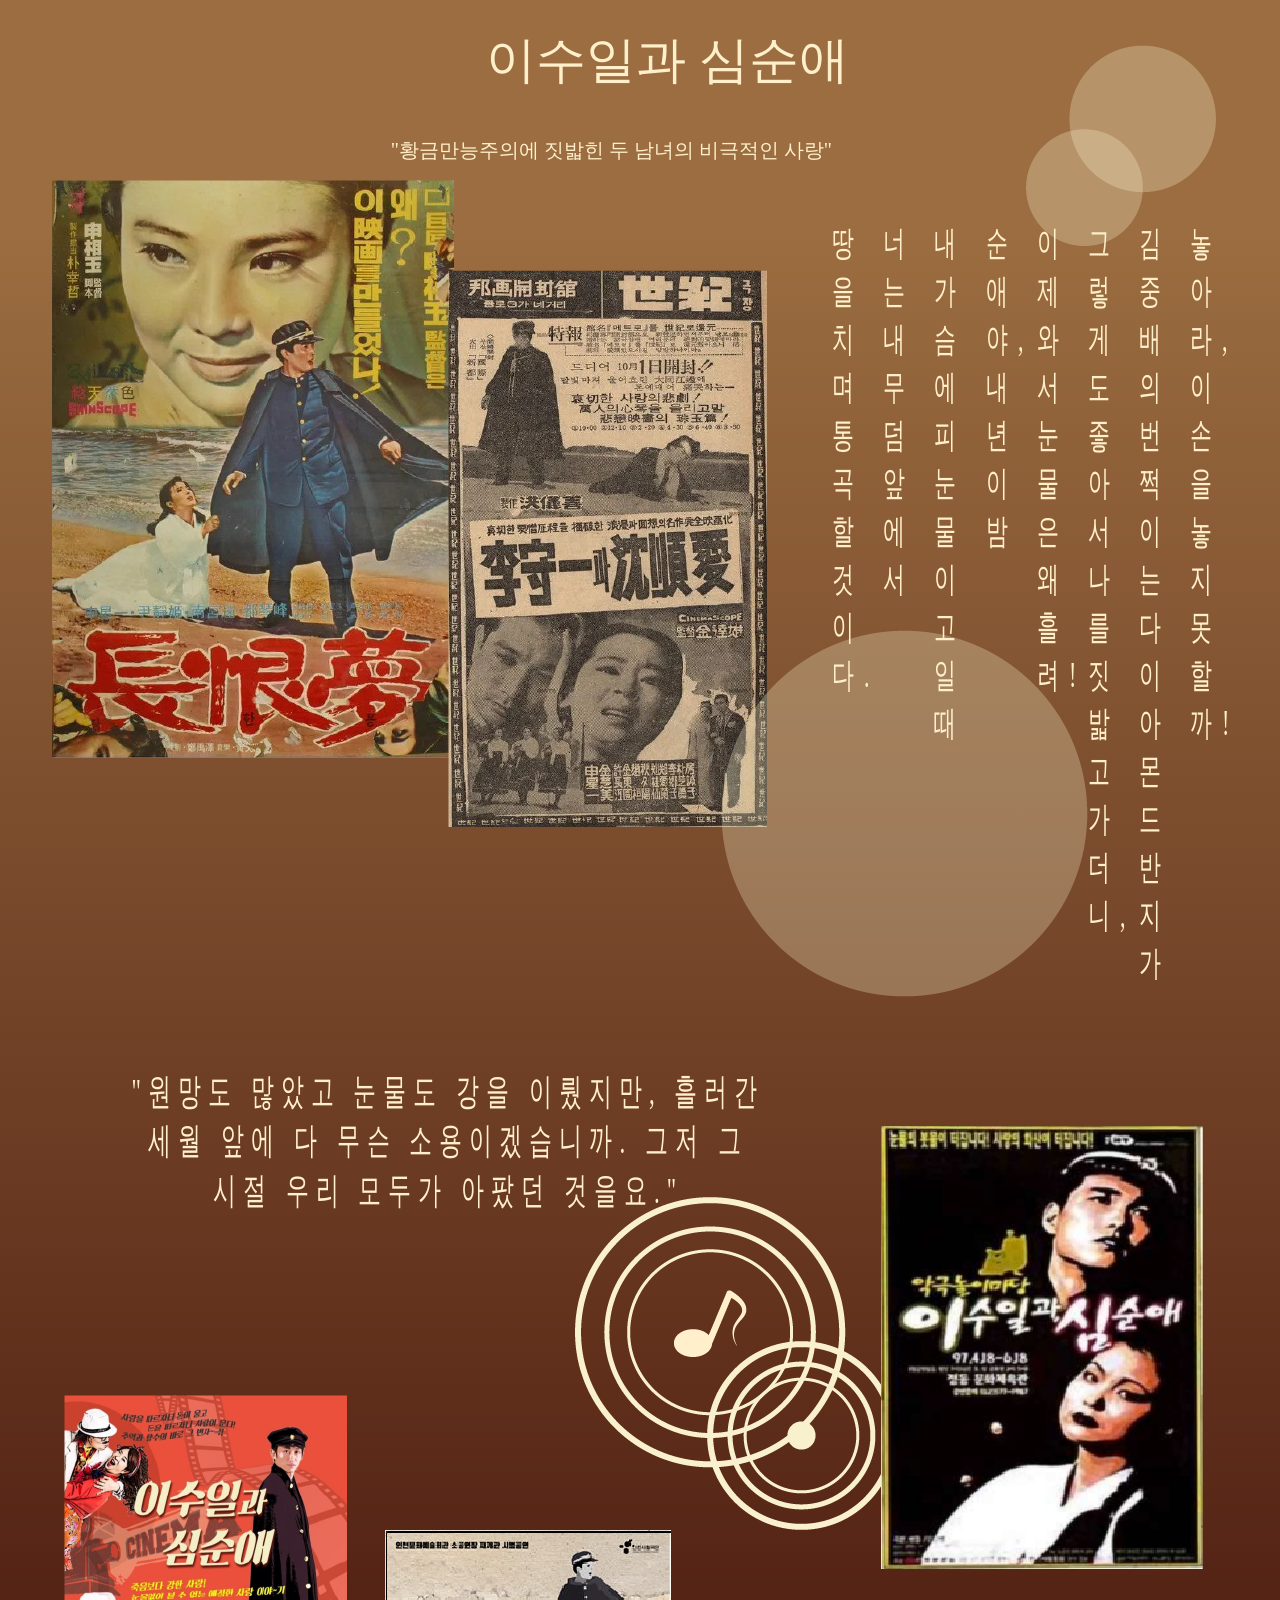
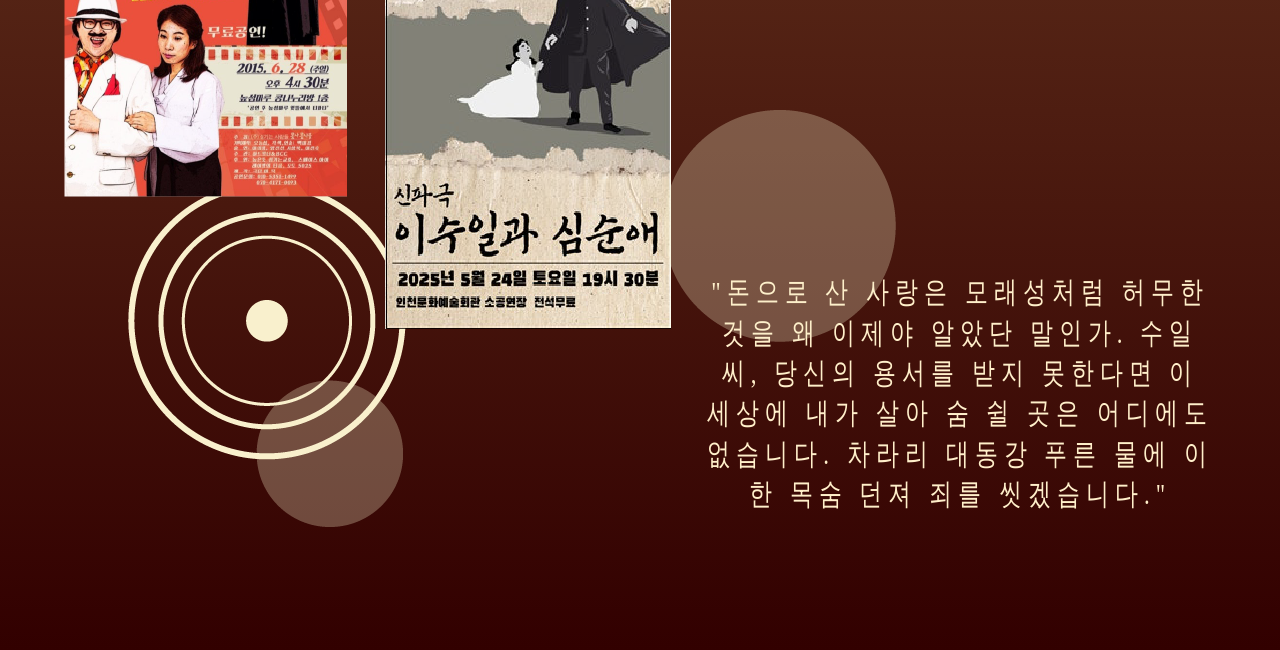
<file: 이수일과 심순애/sim.html>
<!DOCTYPE html>
<html lang="ko"> 
<head>
     <meta charset="UTF-8">
     <meta name="viewport" content="width=device-width, initial-scale=1.0">
     <title>이수일과 심순애</title>
     <meta name="description" content="이수일과 심순애 포스터을 소개합니다.">
     <meta name="keywords" content="한국, 문화, 예술, 뮤지컬, 이수일과 심순애, 포스터">
          <!-- Google / Search Engine Tags -->
<meta itemprop="name" content="" />
<meta itemprop="description" content="" />
<meta itemprop="image" content="" />

<!-- Facebook Meta Tags -->
<meta property="og:url" content="" />
<meta property="og:type" content="website" />
<meta property="og:title" content="" />
<meta property="og:description" content="" />
<meta property="og:image" content="" />

<!-- Twitter Meta Tags -->
<meta name="twitter:card" content="summary_large_image" />
<meta name="twitter:title" content="" />
<meta name="twitter:description" content="" />
<meta name="twitter:image" content="" />
     <link rel="stylesheet" href="style.css">
</head>
<body>
     <section>이수일과 심순애</section>
          <img src="sim2.png" class="sim2">
          <img src="sim3.png" class="sim3">
          <img src="sim4.png" class="sim4">
          <img src="sim5.png" class="sim5">
          <img src="sim6.png" class="sim6">

          <img src="ef1.png" class="ef1">
          <img src="ef2.png" class="ef2">
          <img src="ef3.png" class="ef3">
          <img src="ef4.png" class="ef4">
          <img src="ef5.png" class="ef5">
          <img src="ef6.png" class="ef6">




          <p class="text1">"황금만능주의에 짓밟힌 두 남녀의 비극적인 사랑"</p>

          <p class="text2">놓아라, 이 손을 놓지 못할까!</p>
          <p class="text3"> 김중배의 번쩍이는 다이아몬드 반지가</p>
          <p class="text4">그렇게도 좋아서 나를 짓밟고 가더니,</p>
          <p class="text5">이제 와서 눈물은 왜 흘려!</p>
          <p class="text6"> 순애야, 내년 이 밤</p>
          <p class="text7">내 가슴에 피눈물이 고일 때</p>          
          <p class="text8">너는 내 무덤 앞에서</p>
          <p class="text9">땅을 치며 통곡할 것이다.</p>



          <p class="text10">"원망도 많았고 눈물도 강을 이뤘지만, 흘러간 세월 앞에 다 무슨 소용이겠습니까. 그저 그 시절 우리 모두가 아팠던 것을요."</p>

          <p class="text11">"돈으로 산 사랑은 모래성처럼 허무한 것을 왜 이제야 알았단 말인가. 수일 씨, 당신의 용서를 받지 못한다면 이 세상에 내가 살아 숨 쉴 곳은 어디에도 없습니다. 차라리 대동강 푸른 물에 이 한 목숨 던져 죄를 씻겠습니다."</p>


</body> 
</html>
</file>
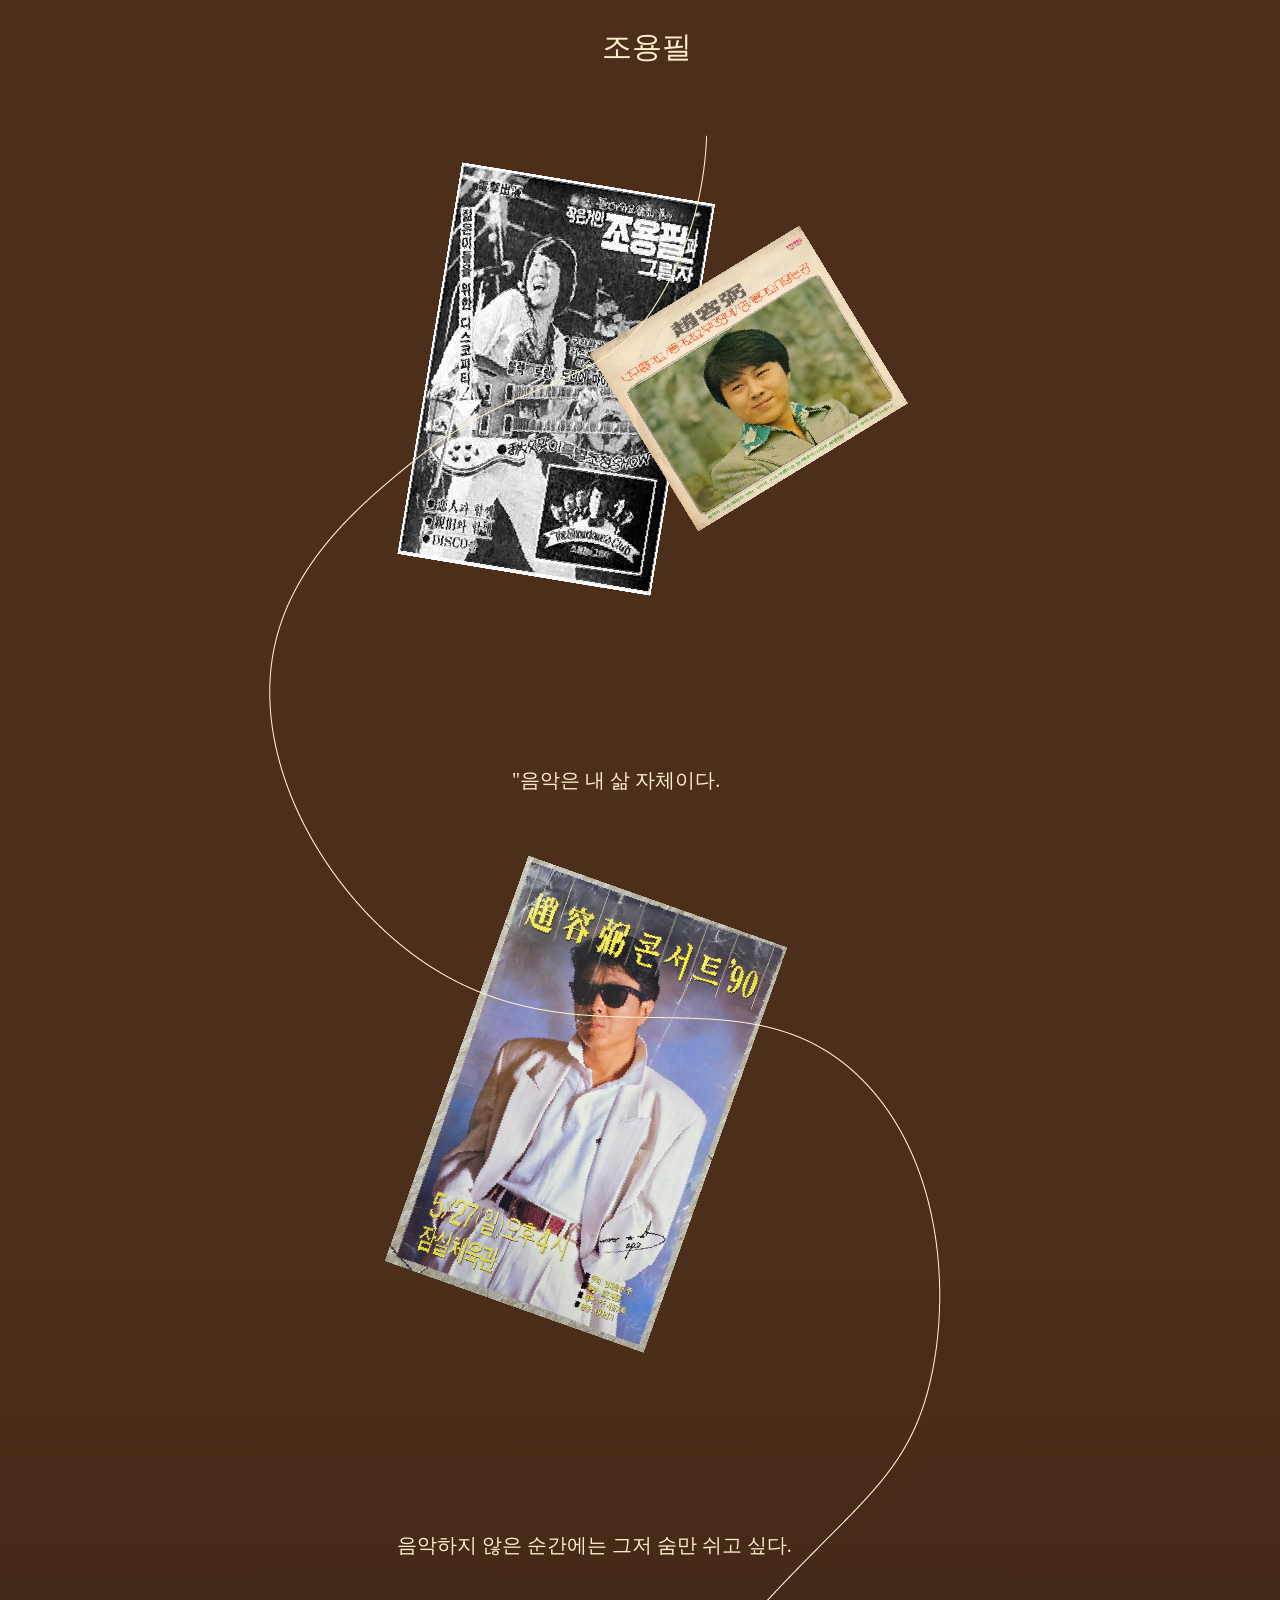
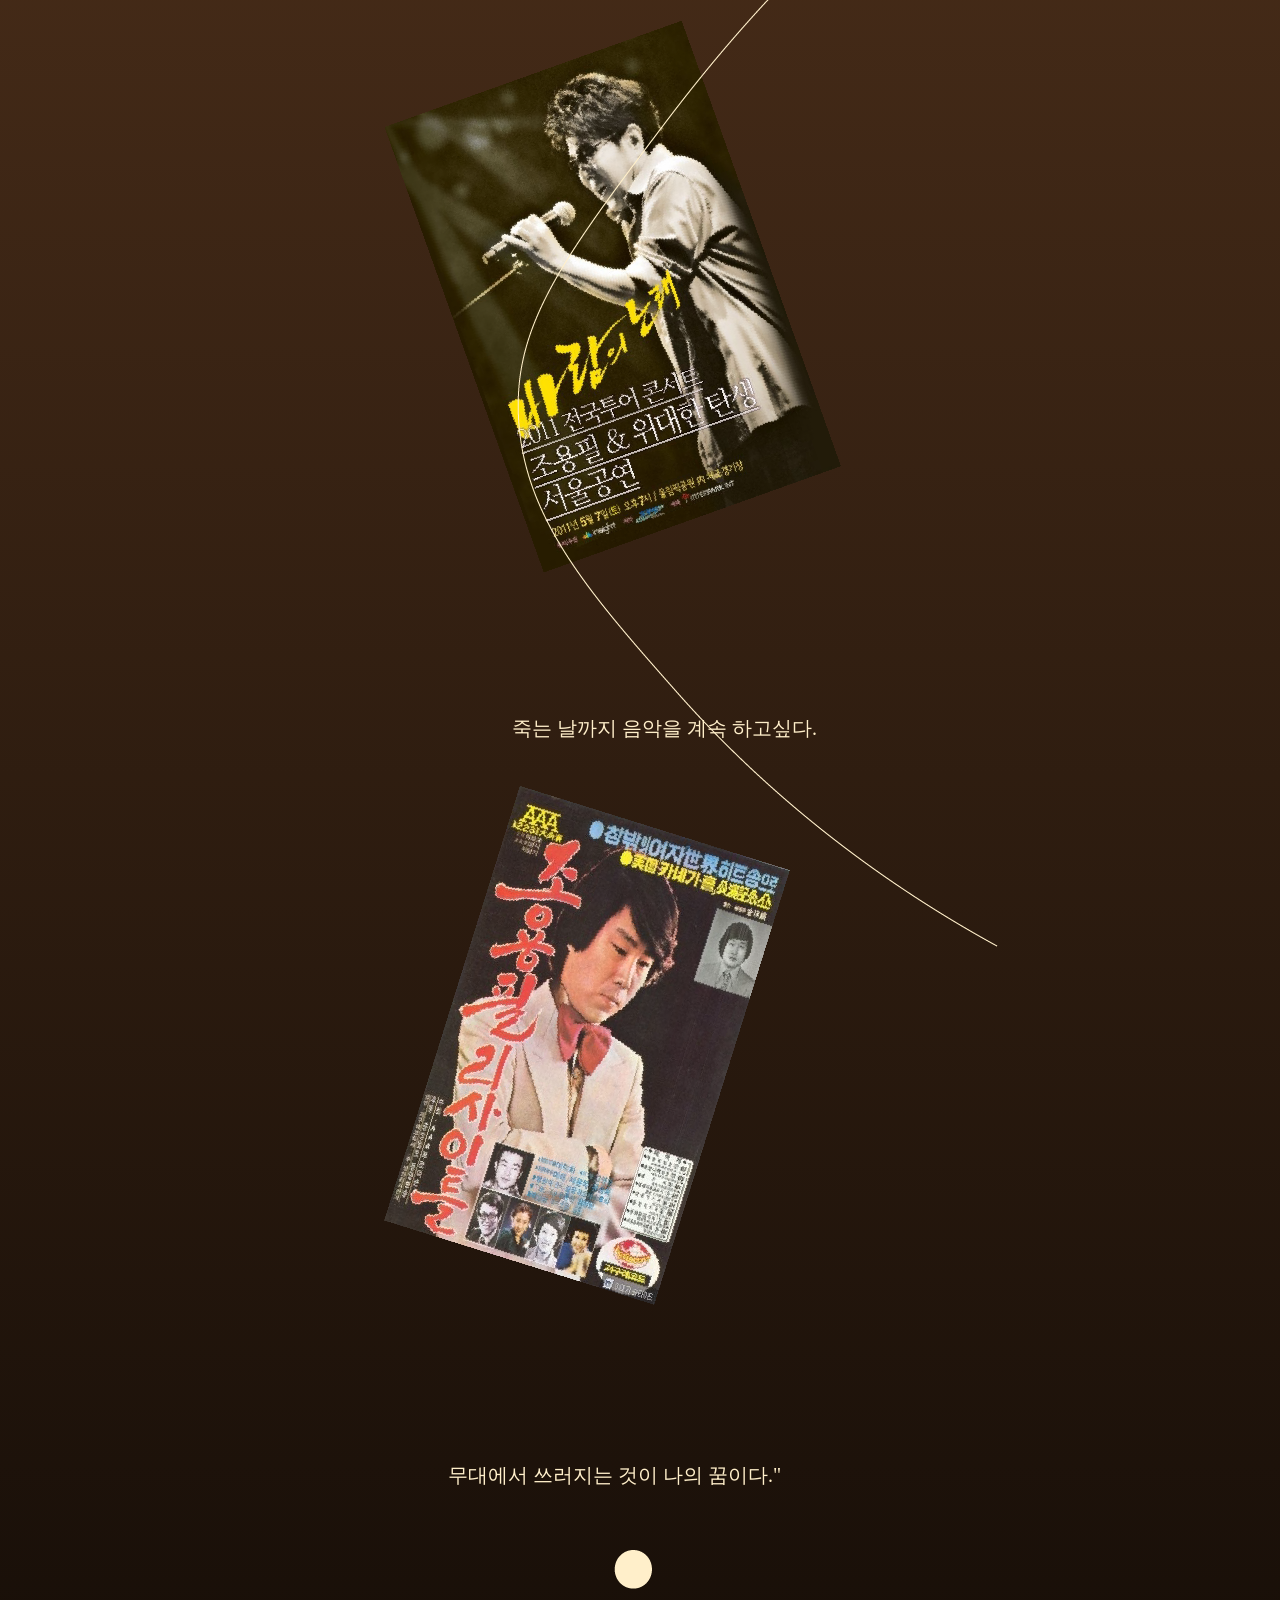
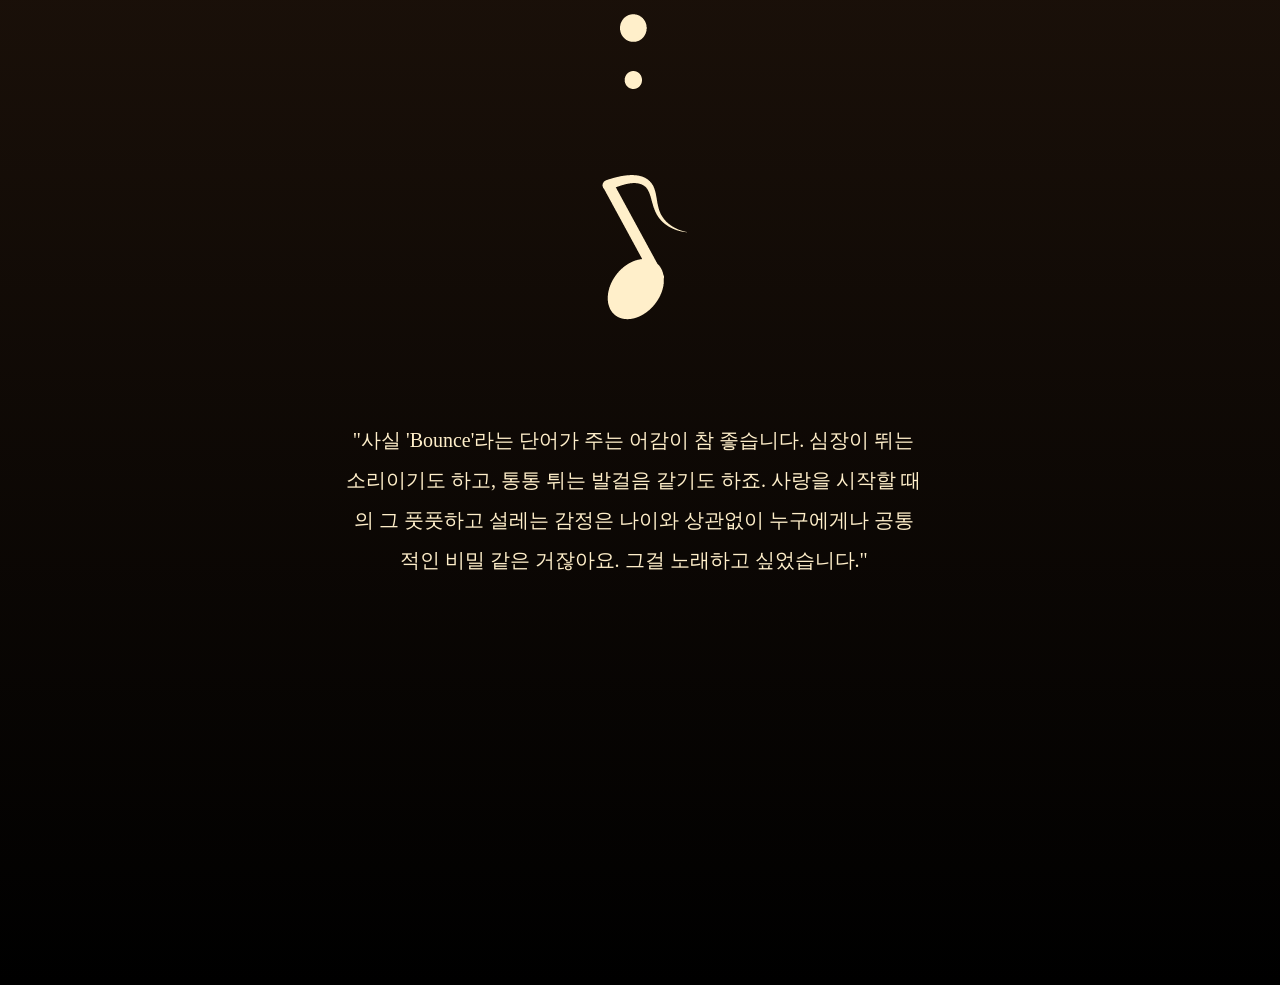
<file: 조용필/jo.html>
<!DOCTYPE html>
<html lang="ko"> 
<head>
	<meta charset="UTF-8">
	<meta name="viewport" content="width=device-width, initial-scale=1.0">
	<title>조용필</title>
	<meta name="description" content="조용필 포스터을 소개합니다.">
	<meta name="keywords" content="한국, 문화, 예술, 음악, 조용필, 포스터">
		<!-- Google / Search Engine Tags -->
<meta itemprop="name" content="" />
<meta itemprop="description" content="" />
<meta itemprop="image" content="" />

<!-- Facebook Meta Tags -->
<meta property="og:url" content="" />
<meta property="og:type" content="website" />
<meta property="og:title" content="" />
<meta property="og:description" content="" />
<meta property="og:image" content="" />

<!-- Twitter Meta Tags -->
<meta name="twitter:card" content="summary_large_image" />
<meta name="twitter:title" content="" />
<meta name="twitter:description" content="" />
<meta name="twitter:image" content="" />
	<link rel="stylesheet" href="style.css">
</head>
<body>
	<section>조용필</section>
		<img src="jo1.png" class="jo1">
		<img src="jo2.png" class="jo2">
		<img src="jo3.png" class="jo3">
		<img src="jo4.png" class="jo4">
		<img src="jo5.png" class="jo5">
		<img src="line.png" class="line">
		<img src="mu.png" class="mu">

<img src="three.png" class="three">
		<p class="text1">"음악은 내 삶 자체이다.</p>
		<p class="text2">음악하지 않은 순간에는 그저 숨만 쉬고 싶다.</p>
		<p class="text3">죽는 날까지 음악을 계속 하고싶다.</p>
		<p class="text4">무대에서 쓰러지는 것이 나의 꿈이다."</p>
		<p class="text5">"사실 'Bounce'라는 단어가 주는 어감이 참 좋습니다. 심장이 뛰는 소리이기도 하고, 통통 튀는 발걸음 같기도 하죠. 사랑을 시작할 때의 그 풋풋하고 설레는 감정은 나이와 상관없이 누구에게나 공통적인 비밀 같은 거잖아요. 그걸 노래하고 싶었습니다."    </p>
</body> 
</html>
</file>
<file: style.css>
.box1{
	background-color: #4c2f1a;
	position: absolute;
	width: 50%;
	height: 100%;
	left: 0%;
	top: 0%;
	z-index: -1;
}

.box2{
	background-color: #9b6d40;
	position: absolute;
	width: 50%; 
	height: 100%;
	right: 0%;
	top: 0%;
	z-index: -1;
}

a {
    color: inherit;         
    text-decoration: none; 
}

.music{
	color:  #fff7f0;
    font-family: "궁서", Gungsuh, "AppleMyungjo", serif;
    font-size: 150px;
    position: absolute;
    left: 15%;
    bottom: 20%;

}

.music:hover {
    color: #d8b060; 
}

.musical{
	color: #fff7f0;
    font-family: "궁서", Gungsuh, "AppleMyungjo", serif;
    font-size: 150px;
    position: absolute;
    right: 10%;
    bottom: 20%;


}

.musical:hover {
    color: #d8b060; 
}

h1{
	color: #efd9c2;
    font-family: "휴먼옛체", "HYyetChae", serif;
    position: absolute;
    right: 20px;
    bottom: 0;
}
</file>
<file: 김광석/style.css>
body {
    background: linear-gradient(to bottom, #4c2f1a 30%, #000000 100%);
    margin: 0;
    min-height: 450vh;
}

section{
    color:  #ffefca;
    font-family: "궁서", Gungsuh, "AppleMyungjo", serif;
    font-size: 30px;
    position: absolute;
    left: 47%;
    top: 3%;

}

.text1{
    font-family: "HY견명조", "HYGyeonMyeongjo", serif;
    color: #ffefca;
    font-size: 20px;
    position: absolute;
    left: 36%;
    top: 83%;
}

.text2{
    font-family: "HY견명조", "HYGyeonMyeongjo", serif;
    color: #ffefca;
    font-size: 20px;
    position: absolute;
    left: 31%;
    top: 147%;
}

.text3{
     font-family: "HY견명조", "HYGyeonMyeongjo", serif;
    color: #ffefca;
    font-size: 20px;
    position: absolute;
    left: 35%;
    top: 237%;   
}

.text4{
    /*font-family: "HY얕은샘물M", "HY얕은샘물", "HYShortSamulM", sans-serif;*/
    font-family: "휴먼옛체", "HMKBS", "HumanYeti", serif;
    color: #ffefca;
    text-align: center;
    font-size: 20px;
    line-height: 2;
    width: 45%;
    height: 60%;
    position: absolute;
    left: 27%;
    top: 385%;
}


.k1{
    position: absolute;
    left: 33%;
    top: 12%;
    z-index: 1;

}

.k2{
    position: absolute;
    left: 38%;
    top: 93%;
    z-index: 1
}

.k3{
    position: absolute;
    left: 40%;
    top: 158%;
    z-index: 1
}

.k4{
    position: absolute;
    left: 42%;
    top: 187%;
    z-index: 0

}

.k5{
    position: absolute;
    left: 40%;
    top: 250%;
    z-index: 0
}

.k6{
    position: absolute;
    left: 40%;
    top: 285%;
    z-index: 1;
}

.line{
    position: absolute;
    left: 21%;
    top: 15%;
    z-index: 1;
}

.three{
    position: absolute;
    left: 48%;
    top: 335%;
}

.mu{
    position: absolute;
    left: 47%;
    top: 360%;
}
</file>
<file: 동백아가씨/style.css>
body {
    /* 원래 주신 코드 3줄 그대로 유지 */
    background: linear-gradient(to bottom, #9b6d40 10%, #320000 100%);
    margin: 0;
    min-height: 280vh;


}

section{
    color:  #ffefca;
    font-family: "궁서", Gungsuh, "AppleMyungjo", serif;
    font-size: 50px;
    position: absolute;
    left: 42%;
    top: 3%;

}

.text0{
    color:  #ffefca;
    font-family: "궁서", Gungsuh, "AppleMyungjo", serif;
    font-size: 20px;
    position: absolute;
    left: 32%;
    top: 11%;


}

.text1{
    color:  #ffefca;
    font-family: "휴먼옛체", "HMKBS", "HumanYeti", serif;
    font-size: 25px;
    width: 2%;
    height: 100%;
    position: absolute;
    right: 9%;
    top: 50%;
    letter-spacing: 10px;
    display: inline-block;     
    transform: scaleY(1.6);
}

.text2{
    color:  #ffefca;
    font-family: "휴먼옛체", "HMKBS", "HumanYeti", serif;
    font-size: 25px;
    width: 2%;
    height: 100%;
    position: absolute;
    right: 13%;
    top: 50%;
    letter-spacing: 10px;
    display: inline-block;     
    transform: scaleY(1.6);
}

.text3{
    color:  #ffefca;
    font-family: "휴먼옛체", "HMKBS", "HumanYeti", serif;
    font-size: 25px;
    width: 2%;
    height: 100%;
    position: absolute;
    right: 17%;
    top: 50%;
    letter-spacing: 10px;
    display: inline-block;     
    transform: scaleY(1.6);
}

.text4{
    color:  #ffefca;
    font-family: "휴먼옛체", "HMKBS", "HumanYeti", serif;
    font-size: 25px;
    width: 2%;
    height: 100%;
    position: absolute;
    right: 21%;
    top: 50%;
    letter-spacing: 10px;
    display: inline-block;     
    transform: scaleY(1.6);
}

.text5{
    color:  #ffefca;
    font-family: "휴먼옛체", "HMKBS", "HumanYeti", serif;
    font-size: 25px;
    width: 2%;
    height: 100%;
    position: absolute;
    right: 25%;
    top: 50%;
    letter-spacing: 10px;
    display: inline-block;     
    transform: scaleY(1.6);
}

.text6{
    color:  #ffefca;
    font-family: "휴먼옛체", "HMKBS", "HumanYeti", serif;
    font-size: 20px;
    width: 2%;
    height: 100%;
    position: absolute;
    right: 35%;
    top: 130%;
    letter-spacing: 10px;
    display: inline-block;     
    transform: scaleY(1.6);
}

.text7{
    color:  #ffefca;
    font-family: "휴먼옛체", "HMKBS", "HumanYeti", serif;
    font-size: 20px;
    width: 2%;
    height: 100%;
    position: absolute;
    right: 39%;
    top: 130%;
    letter-spacing: 10px;
    display: inline-block;     
    transform: scaleY(1.6);
}

.text8{
    color:  #ffefca;
    font-family: "휴먼옛체", "HMKBS", "HumanYeti", serif;
    font-size: 20px;
    width: 2%;
    height: 100%;
    position: absolute;
    right: 43%;
    top: 130%;
    letter-spacing: 10px;
    display: inline-block;     
    transform: scaleY(1.6);
}

.text9{
    color:  #ffefca;
    font-family: "휴먼옛체", "HMKBS", "HumanYeti", serif;
    font-size: 20px;
    width: 2%;
    height: 100%;
    position: absolute;
    right: 47%;
    top: 130%;
    letter-spacing: 10px;
    display: inline-block;     
    transform: scaleY(1.6);
}

.text10{
    color:  #ffefca;
    font-family: "휴먼옛체", "HMKBS", "HumanYeti", serif;
    font-size: 20px;
    width: 2%;
    height: 100%;
    position: absolute;
    right: 51%;
    top: 130%;
    letter-spacing: 10px;
    display: inline-block;     
    transform: scaleY(1.6);
}



.text11{
    color:  #ffefca;
    font-family: "휴먼옛체", "HMKBS", "HumanYeti", serif;
    font-size: 25px;
    text-align: center;
    position: absolute;
    left: 43%;
    top: 215%;
    width: 50%;
    height: 30%;
    letter-spacing: 10px;
    display: inline-block;     
    transform: scaleY(1.6);

}

.dong1{
    position: absolute;
    left: 6%;
    top: 20%;
   
}

.dong2{
    position: absolute;
    left: 40%;
    top: 23%;

}


.dong4{
    position: absolute;
    left: 3%;
    top: 100%;
    
}

.dong3{
    position: absolute;
    right: 10%;
    top: 145%;
    
}

.ef1{
    position: absolute;
    right: 28%;
    top: 65%;   
}

.ef2{
    position: absolute;
    right: 13%;
    top: 25%;   
}

.ef3{
    position: absolute;
    right: 8%;
    top: 123%;
    z-index: -1;   
}


.ef4{
    position: absolute;
    left: 3%;
    top: 210%;
}

.ef5{
    position: absolute;
    right: 10%;
    top: 205%;
}
</file>
<file: 들풀/style.css>
body {
    /* 원래 주신 코드 3줄 그대로 유지 */
    background: linear-gradient(to bottom, #9b6d40 10%, #320000 100%);
    margin: 0;
    min-height: 285vh;


}

section{
    color:  #ffefca;
    font-family: "궁서", Gungsuh, "AppleMyungjo", serif;
    font-size: 50px;
    position: absolute;
    left: 45%;
    top: 3%;

}

.text1{
    color:  #ffefca;
    font-family: "궁서", Gungsuh, "AppleMyungjo", serif;
    font-size: 20px;
    position: absolute;
    left: 35%;
    top: 13%;

}

.text2{
    color:  #fffbee;
    font-family: "휴먼옛체", "HMKBS", "HumanYeti", serif;
    font-size: 25px;
    text-align: center;
    position: absolute;
    left: 43%;
    top: 49%;
    width: 50%;
    height: 30%;
    letter-spacing: 10px;
    display: inline-block;     
    transform: scaleY(1.6);

}

.text3{
    color:  #fffbee;
    font-family: "휴먼옛체", "HMKBS", "HumanYeti", serif;
    font-size: 25px;
    text-align: center;
    position: absolute;
    left: 10%;
    top: 210%;
    width: 50%;
    height: 30%;
    letter-spacing: 8px;
    display: inline-block;     
    transform: scaleY(1.6);
}

.text4{
    color:  #fffbee;
    font-family: "휴먼옛체", "HMKBS", "HumanYeti", serif;
    font-size: 25px;
    text-align: center;
    position: absolute;
    right: 5%;
    top: 240%;
    width: 50%;
    height: 30%;
    letter-spacing: 8px;
    display: inline-block;     
    transform: scaleY(1.6);

}

.pul1{
    position: absolute;
    left: 8%;
    top: 20%;
    z-index: 1;   
}

.pul2{
    position: absolute;
    left: 40%;
    top: 90%;
    z-index: 1;   
}

.ef1{
    position: absolute;
    right: 8%;
    top: 70%;
    z-index: 0;   
}

.ef2{
    position: absolute;
    left: 5%;
    top: 110%;
    z-index: 1;   
}

.ef3{
    position: absolute;
    right: 5%;
    top: 5%;
    z-index: 1;   
}

.ef4{
    position: absolute;
    right: 5%;
    top: 160%;
    z-index: 1;   
}

.ef5{
    position: absolute;
    left: 37%;
    top: 55%;
    z-index: 1;   
}

.ef6{
    position: absolute;
    left: 5%;
    top: 200%;
    z-index: 1;   
}

.ef7{
    position: absolute;
    left: 30%;
    top: 240%;
    z-index: 1;   
}
</file>
<file: 뮤지컬/style.css>
a {
    color: inherit;         
    text-decoration: none; 
}

section1{
	color:  #ffefca;
    font-family: "궁서", Gungsuh, "AppleMyungjo", serif;
    font-size: 30px;
    position: absolute;
    left: 15%;
    bottom: 5%;

}

section1:hover {
    color: #d8b060; 
}

.pul{
    position: absolute;
    left: 14%;
    top: 12%;
    z-index: 0;
    transition: transform 0.3s ease;
}

.pul:hover {
    transform: rotate(5deg); 
}

.pul1{
    position: absolute;
    left: 2%;
    bottom: 20%;
    z-index: 1;
    transition: transform 0.3s ease;
}

.pul1:hover {
    transform: rotate(5deg); 
}


section2{
    color:  #ffefca;
    font-family: "궁서", Gungsuh, "AppleMyungjo", serif;
    font-size: 30px;
    position: absolute;
    left: 45%;
    bottom: 5%;

}

section2:hover {
    color: #d8b060; 
}

.dong{
    position: absolute;
    left: 35%;
    top: 10%;
    z-index: 1;
    transition: transform 0.3s ease;
}

.dong:hover {
    transform: rotate(5deg); 
}

.dong1{
    position: absolute;
    left: 45%;
    top: 15%;
    z-index: 0;
    transition: transform 0.3s ease;
}

.dong1:hover {
    transform: rotate(5deg); 
}

.dong2{
    position: absolute;
    left: 37%;
    top: 45%;
    z-index: 0;
    transition: transform 0.3s ease;
}

.dong2:hover {
    transform: rotate(5deg); 
}

section3{
    color:  #ffefca;
    font-family: "궁서", Gungsuh, "AppleMyungjo", serif;
    font-size: 30px;
    position: absolute;
    right: 10%;
    bottom: 5%;

}

section3:hover {
    color: #d8b060; 
}

.sim{
    position: absolute;
    right: 5%;
    top: 10%;
    z-index: 1;
    transition: transform 0.3s ease;
}

.sim:hover {
    transform: rotate(5deg); 
}

.sim1{
    position: absolute;
    right: 14%;
    top: 30%;
    z-index: 0;
    transition: transform 0.3s ease;
}

.sim1:hover {
    transform: rotate(5deg); 
}

.sim2{
    position: absolute;
    right: 5%;
    top: 50%;
    z-index:0;
    transition: transform 0.3s ease;
}

.sim2:hover {
    transform: rotate(5deg); 
}

body {
    background: linear-gradient(to bottom, #9b6d40 50%, #3f2a18 100%);
    margin: 0;
    min-height: 100vh;
}
</file>
<file: 음악/style.css>
a {
    color: inherit;         
    text-decoration: none; 
}

section1{
	color:  #ffefca;
    font-family: "궁서", Gungsuh, "AppleMyungjo", serif;
    font-size: 30px;
    position: absolute;
    left: 10%;
    bottom: 5%;

}

section1:hover {
    color: #d8b060; 
}

.kim{
	position: absolute;
    left: 2%;
    top: 10%;
    z-index: 1;
    transition: transform 0.3s ease;
}

.kim:hover {
    transform: rotate(5deg); 
}

.kim2{
	position: absolute;
    left: 5%;
    top: 38%;
    z-index: 2;
    transition: transform 0.3s ease;
}

.kim2:hover {
    transform: rotate(5deg); 
}

.kim3{
	position: absolute;
    left: 10%;
    top: 5%;
    z-index: 0;
    transition: transform 0.3s ease;
}

.kim3:hover {
    transform: rotate(5deg); 
}

.kim4{
	position: absolute;
    left: 13%;
    top: 50%;
    transition: transform 0.3s ease;
}

.kim4:hover {
    transform: rotate(5deg); 
}

section2{
	color:  #ffefca;
    font-family: "궁서", Gungsuh, "AppleMyungjo", serif;
    font-size: 30px;
    position: absolute;
    left: 47%;
    bottom: 5%;

}

section2:hover {
    color: #d8b060; 
}

.jo{
	position: absolute;
    left: 38%;
    top: 5%;
    transition: transform 0.3s ease;
}

.jo:hover {
    transform: rotate(5deg); 
}

.jo1{
	position: absolute;
    left: 48%;
    top: 10%;
    transition: transform 0.3s ease;
}

.jo1:hover {
    transform: rotate(5deg); 
}

.jo2{
	position: absolute;
    left: 38%;
    top: 40%;
    transition: transform 0.3s ease;
}

.jo2:hover {
    transform: rotate(5deg); 
}

.lee{
	position: absolute;
    right: 5%;
    top: 5%;
    transition: transform 0.3s ease;
}

.lee:hover {
    transform: rotate(5deg); 
}

.lee1{
	position: absolute;
    right: 3%;
    top: 40%;
    transition: transform 0.3s ease;
}

.lee1:hover {
    transform: rotate(5deg); 
}


.lee2{
	position: absolute;
    right: 12%;
    top: 40%;
    transition: transform 0.3s ease;
}

.lee2:hover {
    transform: rotate(5deg); 
}


section3{
	color:  #ffefca;
    font-family: "궁서", Gungsuh, "AppleMyungjo", serif;
    font-size: 30px;
    position: absolute;
    right: 10%;
    bottom: 5%;


}

section3:hover {
    color: #d8b060; 
}

body {
    /* 위에서 아래로 흐르는 그라데이션 (상단 어둡게 -> 중간 밝게 -> 하단 어둡게) */
    background: linear-gradient(to bottom, #4c2f1a 50%, #000000 100%);
    margin: 0;
    min-height: 100vh;
}
</file>
<file: 이문세/style.css>
body {
    background: linear-gradient(to bottom, #4c2f1a 30%, #000000 100%);
    margin: 0;
    min-height: 460vh;
}

section{
    color:  #ffefca;
    font-family: "궁서", Gungsuh, "AppleMyungjo", serif;
    font-size: 30px;
    position: absolute;
    left: 47%;
    top: 3%;

}

.text1{
    font-family: "HY견명조", "HYGyeonMyeongjo", serif;
    color: #ffefca;
    font-size: 20px;
    position: absolute;
    left: 36%;
    top: 78%;
}

.text2{
    font-family: "HY견명조", "HYGyeonMyeongjo", serif;
    color: #ffefca;
    font-size: 20px;
    position: absolute;
    left: 31%;
    top: 145%;
}

.text3{
     font-family: "HY견명조", "HYGyeonMyeongjo", serif;
    color: #ffefca;
    font-size: 20px;
    position: absolute;
    left: 35%;
    top: 240%;   
}

.text4{
    /*font-family: "HY얕은샘물M", "HY얕은샘물", "HYShortSamulM", sans-serif;*/
    font-family: "휴먼옛체", "HMKBS", "HumanYeti", serif;
    color: #ffefca;
    text-align: center;
    font-size: 20px;
    line-height: 2;
    width: 45%;
    height: 60%;
    position: absolute;
    left: 27%;
    top: 395%;
}


.lee1{
    position: absolute;
    left: 33%;
    top: 20%;
    z-index: 1;
}

.lee2{
    position: absolute;
    left: 38%;
    top: 90%;
    z-index: 1
}

.lee3{
    position: absolute;
    left: 30%;
    top: 158%;
    z-index: 0
}

.lee4{
    position: absolute;
    left: 45%;
    top: 187%;
    z-index: 1

}

.lee5{
    position: absolute;
    left: 25%;
    top: 254%;
    z-index: 0
}

.lee6{
    position: absolute;
    left: 42%;
    top: 300%;
    z-index: 1;
}

.line{
    position: absolute;
    left: 21%;
    top: 15%;
    z-index: 1;
}

.three{
    position: absolute;
    left: 48%;
    top: 345%;
}

.mu{
    position: absolute;
    left: 47%;
    top: 370%;
}
</file>
<file: 이수일과 심순애/style.css>
body {
    /* 원래 주신 코드 3줄 그대로 유지 */
    background: linear-gradient(to bottom, #9b6d40 10%, #320000 100%);
    margin: 0;
    min-height: 250vh;


}

section{
    color:  #ffefca;
    font-family: "궁서", Gungsuh, "AppleMyungjo", serif;
    font-size: 50px;
    position: absolute;
    left: 38%;
    top: 3%;

}

.text1{
    color:  #ffefca;
    font-family: "궁서", Gungsuh, "AppleMyungjo", serif;
    font-size: 20px;
    position: absolute;
    right: 35%;
    top: 13%;

}

.text2{
    color:  #ffefca;
    font-family: "휴먼옛체", "HMKBS", "HumanYeti", serif;
    font-size: 22px;
    text-align: center;
    position: absolute;
    right: 5%;
    top: 52%;
    width: 3%;
    height: 30%;
    width: 2%;
    height: 100%;
    letter-spacing: 10px;
    display: inline-block;     
    transform: scaleY(1.6);


}

.text3{
    color:  #ffefca;
    font-family: "휴먼옛체", "HMKBS", "HumanYeti", serif;
    font-size: 22px;
    text-align: center;
    position: absolute;
    right: 9%;
    top: 52%;
    width: 50%;
    height: 30%;
    width: 2%;
    height: 100%;
    letter-spacing: 10px;
    display: inline-block;     
    transform: scaleY(1.6);
}

.text4{
    color:  #ffefca;
    font-family: "휴먼옛체", "HMKBS", "HumanYeti", serif;
    font-size: 22px;
    text-align: center;
    position: absolute;
    right: 13%;
    top: 52%;
    width: 50%;
    height: 30%;
    width: 2%;
    height: 100%;    
    letter-spacing: 10px;
    display: inline-block;     
    transform: scaleY(1.6);
}

.text5{
    color:  #ffefca;
    font-family: "휴먼옛체", "HMKBS", "HumanYeti", serif;
    font-size: 22px;
    text-align: center;
    position: absolute;
    right: 17%;
    top: 52%;
    width: 50%;
    height: 30%;
    width: 2%;
    height: 100%;    
    letter-spacing: 10px;
    display: inline-block;     
    transform: scaleY(1.6);
}

.text6{
    color:  #ffefca;
    font-family: "휴먼옛체", "HMKBS", "HumanYeti", serif;
    font-size: 22px;
    text-align: center;
    position: absolute;
    right: 21%;
    top: 52%;
    width: 50%;
    height: 30%;
    width: 2%;
    height: 100%;
    letter-spacing: 10px;
    display: inline-block;     
    transform: scaleY(1.6);    
}

.text7{
    color:  #ffefca;
    font-family: "휴먼옛체", "HMKBS", "HumanYeti", serif;
    font-size: 22px;
    text-align: center;
    position: absolute;
    right: 25%;
    top: 52%;
    width: 50%;
    height: 30%;
    width: 2%;
    height: 100%;
    letter-spacing: 10px;
    display: inline-block;     
    transform: scaleY(1.6); 

}

.text8{
    color:  #ffefca;
    font-family: "휴먼옛체", "HMKBS", "HumanYeti", serif;
    font-size: 22px;
    text-align: center;
    position: absolute;
    right: 29%;
    top: 52%;
    width: 50%;
    height: 30%;
    width: 2%;
    height: 100%;
    letter-spacing: 10px;
    display: inline-block;     
    transform: scaleY(1.6); 
}

.text9{
    color:  #ffefca;
    font-family: "휴먼옛체", "HMKBS", "HumanYeti", serif;
    font-size: 22px;
    text-align: center;
    position: absolute;
    right: 33%;
    top: 52%;
    width: 50%;
    height: 30%;
    width: 2%;
    height: 100%;
    letter-spacing: 10px;
    display: inline-block;     
    transform: scaleY(1.6); 

}

.text10{
    color:  #ffefca;
    font-family: "휴먼옛체", "HMKBS", "HumanYeti", serif;
    font-size: 23px;
    text-align: center;
    position: absolute;
    right: 40%;
    top: 125%;
    width: 50%;
    height: 30%;
    letter-spacing: 7px;
    display: inline-block;     
    transform: scaleY(1.6); 

}

.text11{
    color:  #ffefca;
    font-family: "휴먼옛체", "HMKBS", "HumanYeti", serif;
    font-size: 23px;
    text-align: center;
    position: absolute;
    right: 5%;
    top: 210%;
    width: 40%;
    height: 30%;
    letter-spacing: 6px;
    display: inline-block;     
    transform: scaleY(1.3); 

}

.sim2{
    position: absolute;
    left: 4%;
    top: 20%;
    z-index: 1;   
}

.sim3{
    position: absolute;
    left: 35%; 
    top: 30%;
    z-index: 1;   
}

.sim4{
    position: absolute;
    right: 6%;
    top: 125%;
    z-index: 1;   
}

.sim5{
    position: absolute;
    left: 5%;
    top: 155%;
    z-index: 1;   
}

.sim6{
    position: absolute;
    left: 30%;
    top: 170%;
    z-index: 1;   
}

.ef1{
    position: absolute;
    right: 30%;
    top: 133%;
    z-index: 0;   
}

.ef2{
    position: absolute;
    right: 15%;
    top: 70%;
    z-index: 1;   
}

.ef3{
    position: absolute;
    right: 5%;
    top: 5%;
    z-index: 1;   
}

.ef4{
    position: absolute;
    left: 10%;
    top: 198%;
    z-index: 0;   
}

.ef5{
    position: absolute;
    right: 30%;
    top: 190%;
    z-index: 1;   
}

.ef6{
    position: absolute;
    left: 20%;
    top: 220%;
    z-index: 1;   
}
</file>
<file: 조용필/style.css>
body {
    background: linear-gradient(to bottom, #4c2f1a 30%, #000000 100%);
    margin: 0;
    min-height: 465vh;
}

section{
    color:  #ffefca;
    font-family: "궁서", Gungsuh, "AppleMyungjo", serif;
    font-size: 30px;
    position: absolute;
    left: 47%;
    top: 3%;

}

.text1{
    font-family: "HY견명조", "HYGyeonMyeongjo", serif;
    color: #ffefca;
    font-size: 20px;
    position: absolute;
    left: 40%;
    top: 83%;
}

.text2{
    font-family: "HY견명조", "HYGyeonMyeongjo", serif;
    color: #ffefca;
    font-size: 20px;
    position: absolute;
    left: 31%;
    top: 168%;
}

.text3{
     font-family: "HY견명조", "HYGyeonMyeongjo", serif;
    color: #ffefca;
    font-size: 20px;
    position: absolute;
    left: 40%;
    top: 255%;   
}

.text4{
     font-family: "HY견명조", "HYGyeonMyeongjo", serif;
    color: #ffefca;
    font-size: 20px;
    position: absolute;
    left: 35%;
    top: 338%;   
}

.text5{
    /*font-family: "HY얕은샘물M", "HY얕은샘물", "HYShortSamulM", sans-serif;*/
    font-family: "휴먼옛체", "HMKBS", "HumanYeti", serif;
    color: #ffefca;
    text-align: center;
    font-size: 20px;
    line-height: 2;
    width: 45%;
    height: 60%;
    position: absolute;
    left: 27%;
    top: 400%;
}


.jo1{
    position: absolute;
    left: 31%;
    top: 18%;
    z-index: 1;
}

.jo2{
    position: absolute;
    left: 46%;
    top: 25%;
    z-index: 1
}

.jo3{
    position: absolute;
    left: 30%;
    top: 95%;
    z-index: 1
}

.jo4{
    position: absolute;
    left: 30%;
    top: 180%;
    z-index: 0

}

.jo5{
    position: absolute;
    left: 30%;
    top: 265%;
    z-index: 0
}


.line{
    position: absolute;
    left: 21%;
    top: 15%;
    z-index: 1;
}

.three{
    position: absolute;
    left: 48%;
    top: 350%;
}

.mu{
    position: absolute;
    left: 47%;
    top: 375%;
}
</file>
